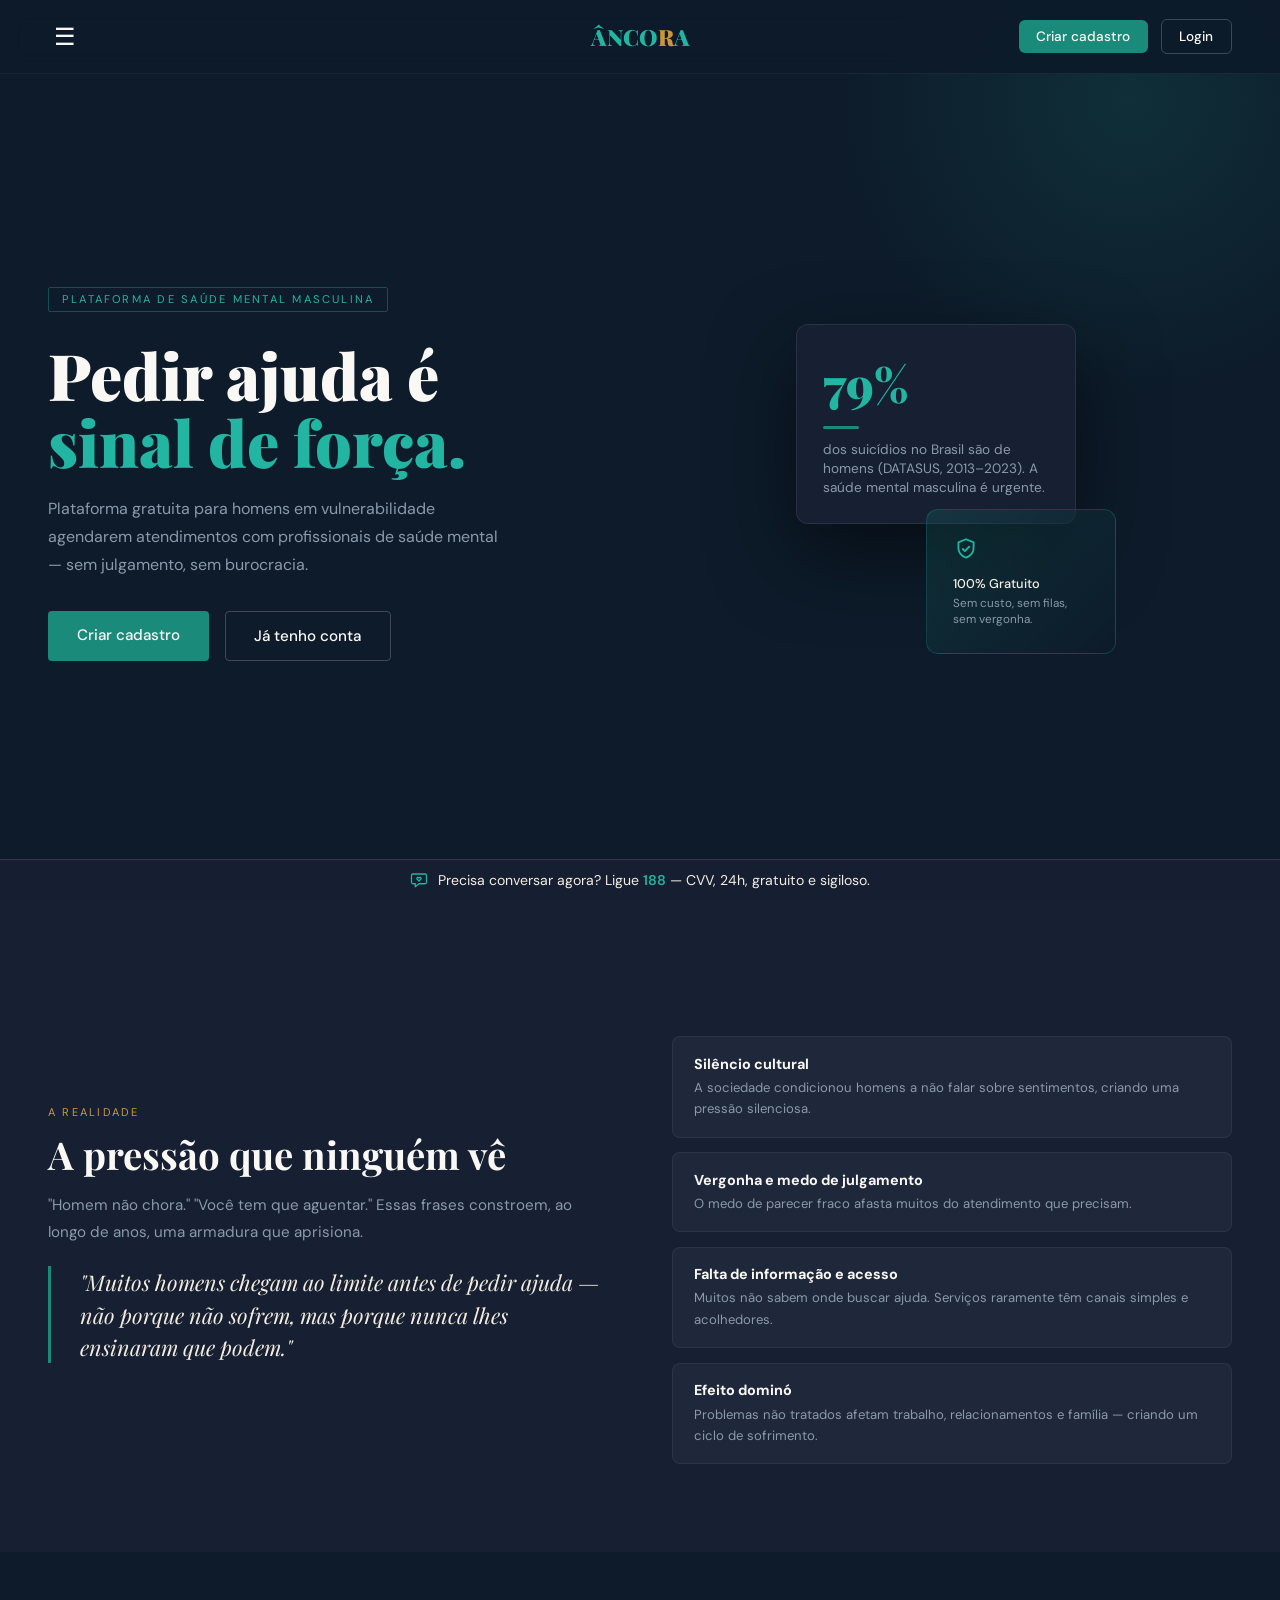
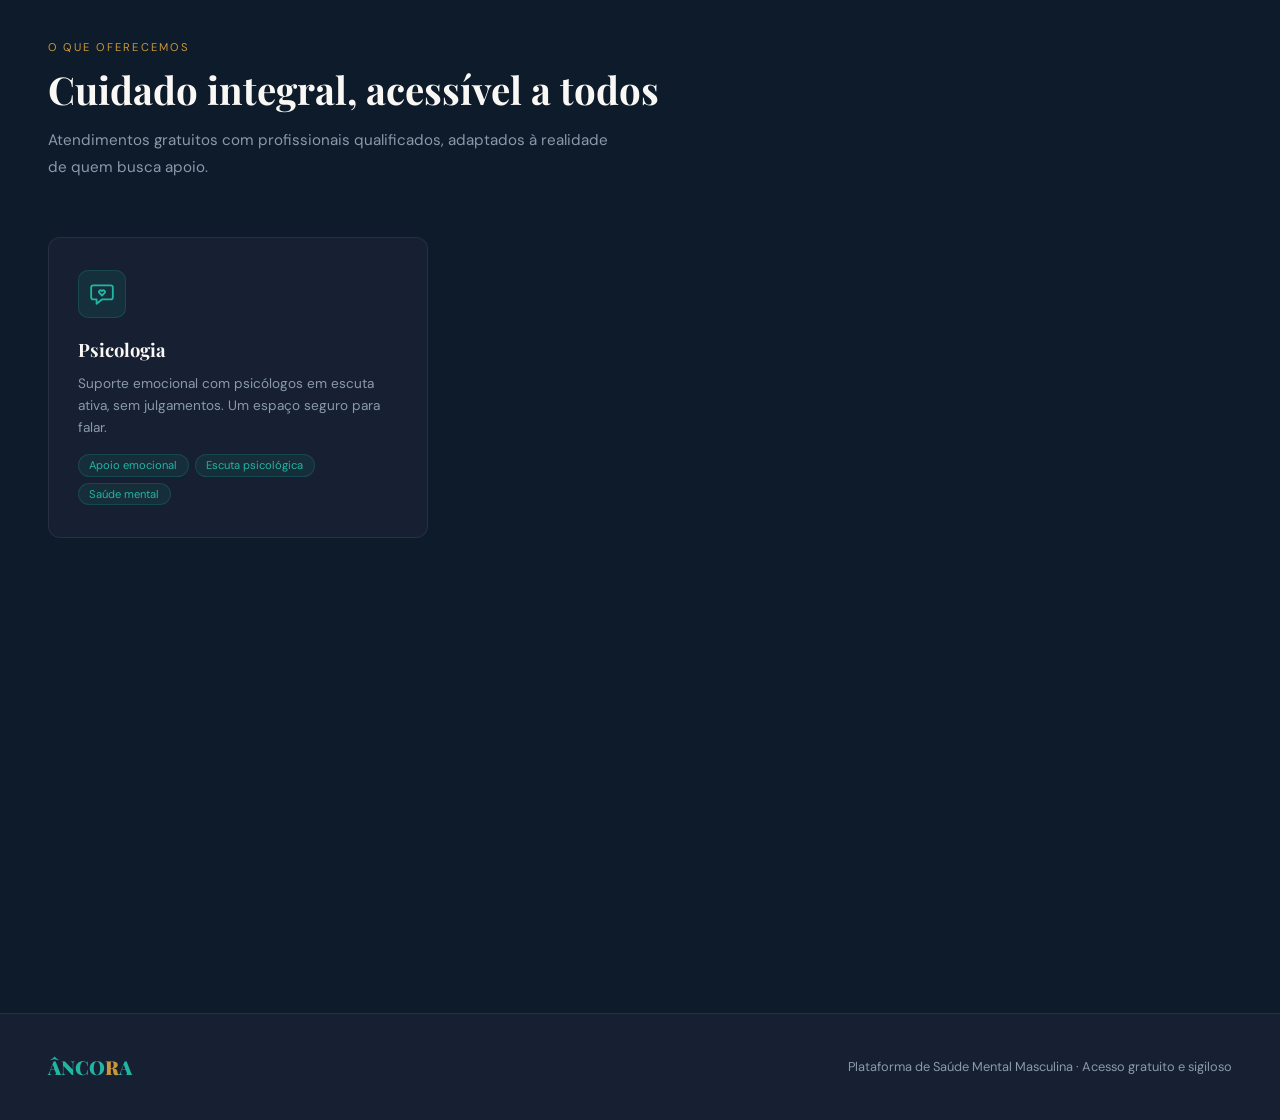
<file: index.html>
<!DOCTYPE html>
<!-- Define o tipo do documento como HTML5 -->
<html lang="pt-BR">

<head>
  <meta charset="UTF-8">
  <meta name="viewport" content="width=device-width, initial-scale=1.0">
  <title>ÂNCORA — Saúde Mental Masculina</title>
  <link href="https://fonts.googleapis.com/css2?family=Playfair+Display:wght@700;900&family=DM+Sans:wght@400;500&display=swap" rel="stylesheet">
  <link rel="stylesheet" href="estilo.css">
</head>

<body>

<!-- ============================================================
     NAVEGAÇÃO — agora em 3 blocos:
       • esquerda: botão do menu (☰) que abre a barra lateral
       • centro:   logo ÂNCORA (volta à home)
       • direita:  Criar cadastro + Login (sempre visíveis)
     A barra lateral (drawer) fica logo abaixo, fora da tela,
     e desliza para dentro quando o ☰ é clicado.
     ============================================================ -->
<nav>
  <!-- BLOCO ESQUERDO: ícone de menu -->
  <div class="nav-left">
    <button class="menu-btn" aria-label="Abrir menu" onclick="abrirMenu()">☰</button>
  </div>

  <!-- BLOCO CENTRAL: logo centralizada -->
  <a href="index.html" class="logo nav-logo-center">ÂNCO<span>R</span>A</a>

  <!-- BLOCO DIREITO: ações sempre visíveis.
       Mantemos os MESMOS IDs de antes (#nav-cadastro, #nav-login)
       para que o nav.js continue funcionando sem alteração:
       ele esconde "Cadastro" e troca "Login" por "Sair" quando logado. -->
  <div class="nav-right">
    <a href="cadastro.html" id="nav-cadastro" class="nav-btn nav-btn-primary">Criar cadastro</a>
    <a href="login.html" id="nav-login" class="nav-btn nav-btn-ghost">Login</a>
  </div>
</nav>


<!-- ============================================================
     FUNDO ESCURO (overlay) — aparece atrás do menu aberto.
     Clicar nele fecha o menu.
     ============================================================ -->
<div class="overlay" id="overlay" onclick="fecharMenu()"></div>


<!-- ============================================================
     BARRA LATERAL (DRAWER) — as opções da plataforma.
     Os links protegidos mantêm a classe .nav-prot para o nav.js
     continuar bloqueando-os para visitantes.
     ============================================================ -->
<aside class="drawer" id="drawer">
  <button class="drawer-close" aria-label="Fechar menu" onclick="fecharMenu()">✕</button>

  <a href="index.html" class="d-item"><svg class="ic" viewBox="0 0 24 24" fill="none" stroke="currentColor" stroke-width="1.7" stroke-linecap="round" stroke-linejoin="round" aria-hidden="true"><path d="M4 11l8-7 8 7"/><path d="M6 9.5V20h4v-6h4v6h4V9.5"/></svg> Início</a>
  <a href="profissionais.html" class="d-item nav-prot"><svg class="ic" viewBox="0 0 24 24" fill="none" stroke="currentColor" stroke-width="1.7" stroke-linecap="round" stroke-linejoin="round" aria-hidden="true"><circle cx="9" cy="8.5" r="3"/><path d="M3.5 19c0-3.2 2.5-5.5 5.5-5.5s5.5 2.3 5.5 5.5"/><path d="M16 6a3 3 0 0 1 0 6"/><path d="M17.5 13.6c2.3.5 3.9 2.5 3.9 5.4"/></svg> Profissionais</a>
  <a href="cadastro.html" class="d-item"><svg class="ic" viewBox="0 0 24 24" fill="none" stroke="currentColor" stroke-width="1.7" stroke-linecap="round" stroke-linejoin="round" aria-hidden="true"><circle cx="10" cy="8" r="3.5"/><path d="M3.5 20c0-3.4 2.9-6 6.5-6 .8 0 1.6.1 2.3.4"/><path d="M18 14.5v5M15.5 17h5"/></svg> Cadastro</a>
  <a href="agendar.html" class="d-item nav-prot"><svg class="ic" viewBox="0 0 24 24" fill="none" stroke="currentColor" stroke-width="1.7" stroke-linecap="round" stroke-linejoin="round" aria-hidden="true"><rect x="3.5" y="5" width="17" height="15.5" rx="2"/><path d="M3.5 9.5h17"/><path d="M8 3v4M16 3v4"/></svg> Agendar</a>
  <a href="login.html" class="d-item"><svg class="ic" viewBox="0 0 24 24" fill="none" stroke="currentColor" stroke-width="1.7" stroke-linecap="round" stroke-linejoin="round" aria-hidden="true"><path d="M13 4h4a2 2 0 0 1 2 2v12a2 2 0 0 1-2 2h-4"/><path d="M3 12h11"/><path d="M10.5 8l4 4-4 4"/></svg> Login</a>
</aside>


<!-- ============================================================
     SEÇÃO HERO
     ============================================================ -->
<section class="hero">
  <div class="hero-text">
    <span class="hero-tag">Plataforma de Saúde Mental Masculina</span>
    <h1>Pedir ajuda é<br><em>sinal de força.</em></h1>
    <p>Plataforma gratuita para homens em vulnerabilidade agendarem atendimentos com profissionais de saúde mental — sem julgamento, sem burocracia.</p>
    <div class="hero-actions" id="cta-hero">
      <a href="cadastro.html" class="btn-primary">Criar cadastro</a>
      <a href="login.html" class="btn-ghost">Já tenho conta</a>
    </div>
  </div>

  <div class="hero-visual">
    <div class="card-stack">
      <div class="stat-card card-main">
        <div class="num">79%</div>
        <div class="divider"></div>
        <div class="lbl">dos suicídios no Brasil são de homens (DATASUS, 2013–2023). A saúde mental masculina é urgente.</div>
      </div>
      <div class="stat-card card-float">
        <div class="icon"><svg class="ic" viewBox="0 0 24 24" fill="none" stroke="currentColor" stroke-width="1.7" stroke-linecap="round" stroke-linejoin="round" aria-hidden="true"><path d="M12 3l7 2.8v5.2c0 4.3-2.9 7.4-7 8.9-4.1-1.5-7-4.6-7-8.9V5.8L12 3z"/><path d="M9 12l2 2 4-4.2"/></svg></div>
        <div class="ml">100% Gratuito</div>
        <div class="ms">Sem custo, sem filas, sem vergonha.</div>
      </div>
    </div>
  </div>
</section>


<!-- ============================================================
     SEÇÃO PROBLEMA
     ============================================================ -->
<section id="problema">
  <div class="pgrid">
    <div>
      <p class="section-label">A Realidade</p>
      <h2 class="section-title">A pressão que ninguém vê</h2>
      <p class="section-sub">"Homem não chora." "Você tem que aguentar." Essas frases constroem, ao longo de anos, uma armadura que aprisiona.</p>
      <br>
      <div class="qblock reveal">
        <blockquote>"Muitos homens chegam ao limite antes de pedir ajuda — não porque não sofrem, mas porque nunca lhes ensinaram que podem."</blockquote>
      </div>
    </div>

    <ul class="blist">
      <li class="bitem reveal">
        <div class="btext">
          <strong>Silêncio cultural</strong>
          <span>A sociedade condicionou homens a não falar sobre sentimentos, criando uma pressão silenciosa.</span>
        </div>
      </li>
      <li class="bitem reveal">
        <div class="btext">
          <strong>Vergonha e medo de julgamento</strong>
          <span>O medo de parecer fraco afasta muitos do atendimento que precisam.</span>
        </div>
      </li>
      <li class="bitem reveal">
        <div class="btext">
          <strong>Falta de informação e acesso</strong>
          <span>Muitos não sabem onde buscar ajuda. Serviços raramente têm canais simples e acolhedores.</span>
        </div>
      </li>
      <li class="bitem reveal">
        <div class="btext">
          <strong>Efeito dominó</strong>
          <span>Problemas não tratados afetam trabalho, relacionamentos e família — criando um ciclo de sofrimento.</span>
        </div>
      </li>
    </ul>
  </div>
</section>


<!-- ============================================================
     SEÇÃO SERVIÇOS
     ============================================================ -->
<section id="servicos">
  <div class="reveal">
    <p class="section-label">O que oferecemos</p>
    <h2 class="section-title">Cuidado integral, acessível a todos</h2>
    <p class="section-sub">Atendimentos gratuitos com profissionais qualificados, adaptados à realidade de quem busca apoio.</p>
  </div>

  <div class="sgrid">
    <div class="scard reveal">
      <div class="sicon"><svg class="ic" viewBox="0 0 24 24" fill="none" stroke="currentColor" stroke-width="1.7" stroke-linecap="round" stroke-linejoin="round" aria-hidden="true"><path d="M20 4H4a2 2 0 0 0-2 2v9a2 2 0 0 0 2 2h3v4l5-4h8a2 2 0 0 0 2-2V6a2 2 0 0 0-2-2z"/><path d="M12 13.4 9.6 11c-.8-.8-.5-2.1.6-2.4.6-.1 1.3.1 1.8.7.5-.6 1.2-.8 1.8-.7 1.1.3 1.4 1.6.6 2.4L12 13.4z"/></svg></div>
      <h3>Psicologia</h3>
      <p>Suporte emocional com psicólogos em escuta ativa, sem julgamentos. Um espaço seguro para falar.</p>
      <div class="tags">
        <span class="tag">Apoio emocional</span>
        <span class="tag">Escuta psicológica</span>
        <span class="tag">Saúde mental</span>
      </div>
    </div>

    <div class="scard reveal">
      <div class="sicon"><svg class="ic" viewBox="0 0 24 24" fill="none" stroke="currentColor" stroke-width="1.7" stroke-linecap="round" stroke-linejoin="round" aria-hidden="true"><rect x="4" y="4" width="16" height="16" rx="4.5"/><path d="M12 9v6M9 12h6"/></svg></div>
      <h3>Enfermagem</h3>
      <p>Orientações de saúde e acompanhamento de bem-estar com encaminhamento adequado.</p>
      <div class="tags">
        <span class="tag">Orientações</span>
        <span class="tag">Bem-estar</span>
        <span class="tag">Encaminhamento</span>
      </div>
    </div>

    <div class="scard reveal">
      <div class="sicon"><svg class="ic" viewBox="0 0 24 24" fill="none" stroke="currentColor" stroke-width="1.7" stroke-linecap="round" stroke-linejoin="round" aria-hidden="true"><circle cx="9" cy="8.5" r="3"/><path d="M3.5 19c0-3.2 2.5-5.5 5.5-5.5s5.5 2.3 5.5 5.5"/><path d="M16 6a3 3 0 0 1 0 6"/><path d="M17.5 13.6c2.3.5 3.9 2.5 3.9 5.4"/></svg></div>
      <h3>Assistência Social</h3>
      <p>Orientação sobre serviços públicos e programas sociais para situações de vulnerabilidade.</p>
      <div class="tags">
        <span class="tag">Serviços públicos</span>
        <span class="tag">Vulnerabilidade</span>
        <span class="tag">Programas sociais</span>
      </div>
    </div>
  </div>
</section>


<!-- ============================================================
     SEÇÃO CTA FINAL
     ============================================================ -->
<section id="agendar">
  <div class="reveal" style="max-width:620px;margin:0 auto;text-align:center">
    <p class="section-label" style="margin:0 auto">Primeiro passo</p>
    <h2 class="section-title">Agende seu atendimento</h2>
    <p class="section-sub" style="margin:0 auto 2rem">Gratuito, rápido e sem burocracia. Você merece cuidado — e buscar ajuda é o ato mais corajoso que existe.</p>
    <div id="cta-agendar">
      <a href="cadastro.html" class="btn-primary">Criar cadastro</a>
      <a href="login.html" class="btn-ghost" style="margin-left:1rem">Já tenho conta</a>
    </div>
  </div>
</section>


<!-- ============================================================
     FOOTER
     ============================================================ -->
<footer>
  <div class="flogo">ÂNCO<span>R</span>A</div>
  <p>Plataforma de Saúde Mental Masculina · Acesso gratuito e sigiloso</p>
</footer>


<!-- ============================================================
     CONTROLE DO MENU LATERAL (off-canvas)
     abrirMenu()  → adiciona a classe .aberto no drawer e no overlay
     fecharMenu() → remove a classe (o CSS faz o deslize suave)
     ============================================================ -->
<script>
  function abrirMenu() {
    document.getElementById('drawer').classList.add('aberto');
    document.getElementById('overlay').classList.add('aberto');
  }
  function fecharMenu() {
    document.getElementById('drawer').classList.remove('aberto');
    document.getElementById('overlay').classList.remove('aberto');
  }
</script>

<!-- Scripts existentes — mantidos e na mesma ordem.
     nav.js continua ajustando #nav-login, #nav-cadastro e .nav-prot. -->
<script src="nav.js"></script>
<script src="index.js"></script>

</body>
</html>
</file>
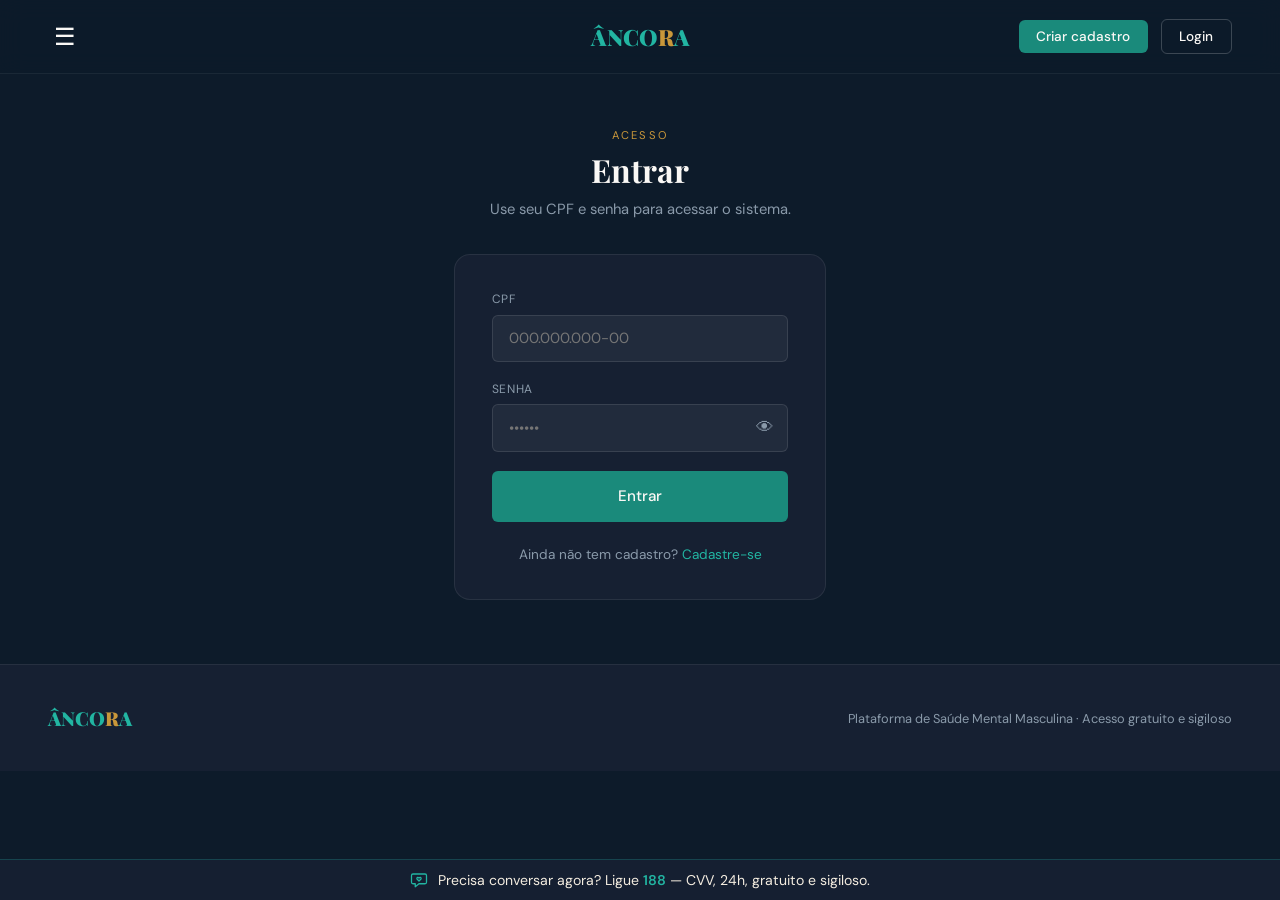
<file: agendar.html>
<!DOCTYPE html>
<html lang="pt-BR">
<head>
  <meta charset="UTF-8">
  <meta name="viewport" content="width=device-width, initial-scale=1.0">
  <title>ÂNCORA — Agendar</title>
  <link href="https://fonts.googleapis.com/css2?family=Playfair+Display:wght@700;900&family=DM+Sans:wght@400;500&display=swap" rel="stylesheet">
  <link rel="stylesheet" href="estilo.css">
</head>
<body>

<!-- ===== NAVEGAÇÃO: menu lateral (mesma das demais páginas) ===== -->
<nav>
  <div class="nav-left">
    <button class="menu-btn" aria-label="Abrir menu" onclick="abrirMenu()">☰</button>
  </div>

  <a href="index.html" class="logo nav-logo-center">ÂNCO<span>R</span>A</a>

  <div class="nav-right">
    <a href="cadastro.html" id="nav-cadastro" class="nav-btn nav-btn-primary">Criar cadastro</a>
    <a href="login.html" id="nav-login" class="nav-btn nav-btn-ghost">Login</a>
  </div>
</nav>

<div class="overlay" id="overlay" onclick="fecharMenu()"></div>

<aside class="drawer" id="drawer">
  <button class="drawer-close" aria-label="Fechar menu" onclick="fecharMenu()">✕</button>
  <a href="index.html" class="d-item"><svg class="ic" viewBox="0 0 24 24" fill="none" stroke="currentColor" stroke-width="1.7" stroke-linecap="round" stroke-linejoin="round" aria-hidden="true"><path d="M4 11l8-7 8 7"/><path d="M6 9.5V20h4v-6h4v6h4V9.5"/></svg> Início</a>
  <a href="profissionais.html" class="d-item nav-prot"><svg class="ic" viewBox="0 0 24 24" fill="none" stroke="currentColor" stroke-width="1.7" stroke-linecap="round" stroke-linejoin="round" aria-hidden="true"><circle cx="9" cy="8.5" r="3"/><path d="M3.5 19c0-3.2 2.5-5.5 5.5-5.5s5.5 2.3 5.5 5.5"/><path d="M16 6a3 3 0 0 1 0 6"/><path d="M17.5 13.6c2.3.5 3.9 2.5 3.9 5.4"/></svg> Profissionais</a>
  <a href="cadastro.html" class="d-item"><svg class="ic" viewBox="0 0 24 24" fill="none" stroke="currentColor" stroke-width="1.7" stroke-linecap="round" stroke-linejoin="round" aria-hidden="true"><circle cx="10" cy="8" r="3.5"/><path d="M3.5 20c0-3.4 2.9-6 6.5-6 .8 0 1.6.1 2.3.4"/><path d="M18 14.5v5M15.5 17h5"/></svg> Cadastro</a>
  <a href="agendar.html" class="d-item nav-prot"><svg class="ic" viewBox="0 0 24 24" fill="none" stroke="currentColor" stroke-width="1.7" stroke-linecap="round" stroke-linejoin="round" aria-hidden="true"><rect x="3.5" y="5" width="17" height="15.5" rx="2"/><path d="M3.5 9.5h17"/><path d="M8 3v4M16 3v4"/></svg> Agendar</a>
  <a href="login.html" class="d-item"><svg class="ic" viewBox="0 0 24 24" fill="none" stroke="currentColor" stroke-width="1.7" stroke-linecap="round" stroke-linejoin="round" aria-hidden="true"><path d="M13 4h4a2 2 0 0 1 2 2v12a2 2 0 0 1-2 2h-4"/><path d="M3 12h11"/><path d="M10.5 8l4 4-4 4"/></svg> Login</a>
</aside>

<div class="wrap">
  <div class="head">
    <p class="slbl">Marque seu horário</p>
    <h1 class="stitle">Agendar atendimento</h1>
    <p class="ssub">Escolha a especialidade, a modalidade e o melhor horário. É rápido e gratuito.</p>
  </div>

  <div class="alert" id="alert"></div>

  <!-- Banner do profissional pré-selecionado.
       Exibido apenas quando a página é acessada via URL com
       ?prof=Nome (vindo de profissionais.html).
       agendar.js preenche o texto e muda display para 'block'. -->
  <div class="prof-banner" id="prof-escolhido" style="display:none"></div>

  <!-- ============================================================
       FORMULÁRIO DE AGENDAMENTO
       agendar.js esconde este div e exibe #ok após confirmação.
       ============================================================ -->
  <div class="form" id="form-area">

    <!-- ESPECIALIDADE -->
    <div class="fg">
      <label for="especialidade">Especialidade</label>
      <select id="especialidade">
        <option value="">Selecione...</option>
        <option>Psicologia</option>
        <option>Enfermagem</option>
        <option>Assistência Social</option>
      </select>
      <!-- Se acessado via ?esp=Psicologia, agendar.js:
           1. Define select.value = 'Psicologia'
           2. Define select.disabled = true (não pode trocar)
           3. Salva select.dataset.fixo = 'Psicologia' como backup -->
    </div>

    <!-- MODALIDADE -->
    <div class="fg">
      <label>Modalidade</label>
      <div class="modal-opts">
        <!-- Grid de 3 botões. onclick passa 'this' para
             selModal() poder destacar o botão clicado. -->
        <div class="modal-opt" onclick="selModal('Presencial', this)">Presencial</div>
        <div class="modal-opt" onclick="selModal('Vídeo', this)">Vídeo</div>
        <div class="modal-opt" onclick="selModal('Telefone', this)">Telefone</div>
      </div>

      <!-- CAMPO E-MAIL — aparece só se modalidade = Vídeo
           .tel-wrap: max-height:0 (fechado) → .tel-wrap.open: max-height:120px
           A transição CSS cria o efeito de deslizar para baixo -->
      <div class="tel-wrap" id="email-wrap">
        <div class="fg" style="margin:0">
          <label for="email">E-mail (para receber o link da videochamada)</label>
          <input type="email" id="email" placeholder="seu@email.com">
        </div>
      </div>

      <!-- CAMPO TELEFONE — aparece só se modalidade = Telefone -->
      <div class="tel-wrap" id="tel-wrap">
        <div class="fg" style="margin:0">
          <label for="telefone">Telefone para contato</label>
          <input type="tel" id="telefone" placeholder="(00) 00000-0000" maxlength="15">
          <!-- maxlength="15": (00) 00000-0000 = 15 caracteres formatados -->
        </div>
      </div>
    </div>

    <!-- DATA E HORÁRIO em linha -->
    <div class="frow">
      <div class="fg">
        <label for="data">Data</label>
        <input type="date" id="data">
        <!-- type="date": picker nativo do browser.
             agendar.js define min/max via JS (relativo a "hoje")
             porque não é possível escrever datas dinâmicas no HTML. -->
      </div>
      <div class="fg">
        <label for="horario">Horário</label>
        <select id="horario">
          <option value="">Selecione...</option>
          <!-- Horários fixos — em produção viriam de uma API
               de disponibilidade do profissional -->
          <option>08:00</option><option>09:00</option><option>10:00</option>
          <option>14:00</option><option>15:00</option><option>16:00</option>
          <option>18:00</option><option>19:00</option>
        </select>
      </div>
    </div>

    <button class="btn" onclick="agendar()">Confirmar agendamento</button>
  </div>
  <!-- fim #form-area -->


  <!-- ============================================================
       TELA DE CONFIRMAÇÃO
       Começa display:none. agendar() preenche os spans e
       muda para display:block após validação bem-sucedida.

       Linhas condicionais (r-prof-row, r-email-row, r-tel-row)
       ficam display:none por padrão e são exibidas pelo JS
       apenas quando há dados para mostrar.
       ============================================================ -->
  <div class="ok-box" id="ok">
    <div class="ck">✓</div>
    <!-- .ck: círculo verde com checkmark — feedback visual de sucesso -->

    <h3>Agendamento registrado!</h3>
    <p id="ok-msg">
      <!-- Texto preenchido por agendar() conforme a modalidade:
           Vídeo     → "O link será enviado ao seu e-mail..."
           Telefone  → "O contato será feito pelo telefone..."
           Presencial → "Anote e leve ao atendimento..." -->
    </p>

    <div class="resumo">
      <!-- Linha do profissional: visível apenas se veio de profissionais.html -->
      <div class="r" id="r-prof-row" style="display:none">
        <span>Profissional</span><span id="r-prof"></span>
      </div>
      <div class="r"><span>Especialidade</span><span id="r-esp"></span></div>
      <div class="r"><span>Modalidade</span><span id="r-mod"></span></div>
      <!-- Linha de e-mail: visível apenas se modalidade = Vídeo -->
      <div class="r" id="r-email-row" style="display:none">
        <span>E-mail</span><span id="r-email"></span>
      </div>
      <!-- Linha de telefone: visível apenas se modalidade = Telefone -->
      <div class="r" id="r-tel-row" style="display:none">
        <span>Telefone</span><span id="r-tel"></span>
      </div>
      <div class="r"><span>Data</span><span id="r-data"></span></div>
      <div class="r"><span>Horário</span><span id="r-hora"></span></div>
    </div>

    <button class="btn btn-2" onclick="novo()">Fazer novo agendamento</button>
    <!-- btn-2: estilo secundário (transparente com borda).
         novo() reseta o formulário completo para um segundo agendamento. -->
  </div>
</div>


<footer>
  <div class="flogo">ÂNCO<span>R</span>A</div>
  <p>Plataforma de Saúde Mental Masculina · Acesso gratuito e sigiloso</p>
</footer>

<!-- Abre/fecha o menu lateral (mesma função em todas as páginas) -->
<script>
  function abrirMenu() {
    document.getElementById('drawer').classList.add('aberto');
    document.getElementById('overlay').classList.add('aberto');
  }
  function fecharMenu() {
    document.getElementById('drawer').classList.remove('aberto');
    document.getElementById('overlay').classList.remove('aberto');
  }
</script>

<!-- nav.js primeiro — sem utils.js aqui porque agendar.js
     não usa verSenha() nem validarCPF() -->
<script src="nav.js"></script>
<script src="agendar.js"></script>

</body>
</html>
</file>
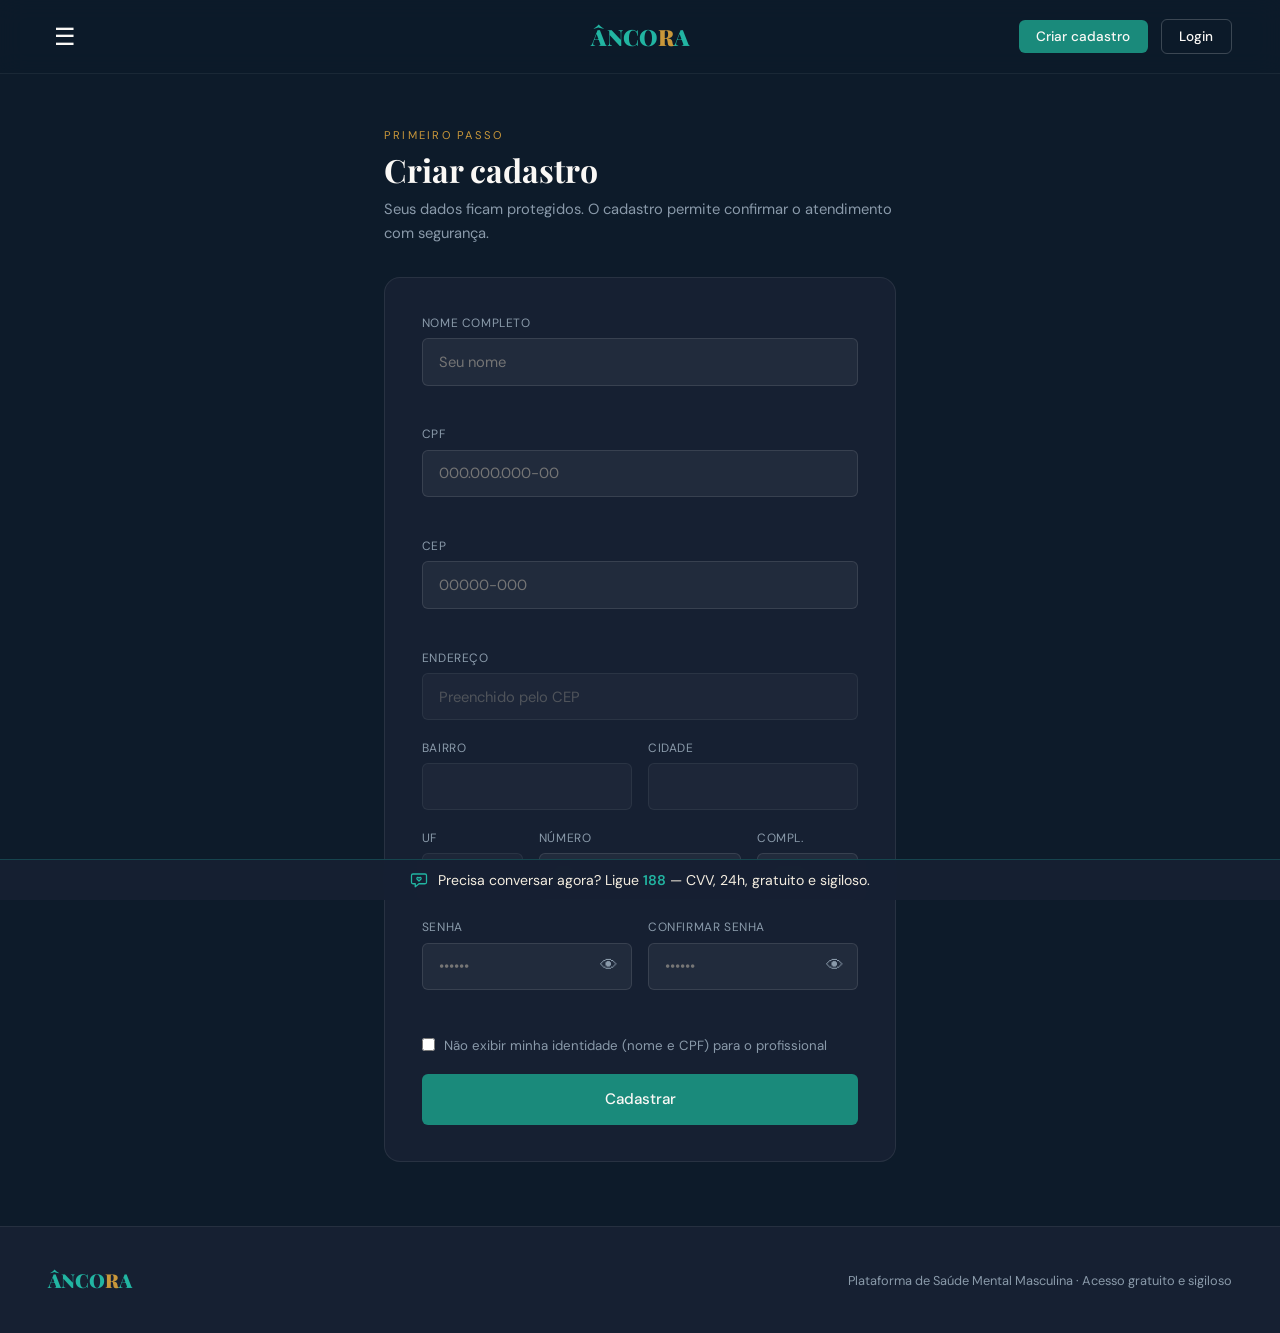
<file: cadastro.html>
<!DOCTYPE html>
<html lang="pt-BR">
<head>
  <meta charset="UTF-8">
  <meta name="viewport" content="width=device-width, initial-scale=1.0">
  <title>ÂNCORA — Cadastro</title>
  <link href="https://fonts.googleapis.com/css2?family=Playfair+Display:wght@700;900&family=DM+Sans:wght@400;500&display=swap" rel="stylesheet">
  <link rel="stylesheet" href="estilo.css">
</head>
<body>

<!-- ===== NAVEGAÇÃO: menu lateral (mesma das demais páginas) ===== -->
<nav>
  <div class="nav-left">
    <button class="menu-btn" aria-label="Abrir menu" onclick="abrirMenu()">☰</button>
  </div>

  <a href="index.html" class="logo nav-logo-center">ÂNCO<span>R</span>A</a>

  <div class="nav-right">
    <a href="cadastro.html" id="nav-cadastro" class="nav-btn nav-btn-primary">Criar cadastro</a>
    <a href="login.html" id="nav-login" class="nav-btn nav-btn-ghost">Login</a>
  </div>
</nav>

<div class="overlay" id="overlay" onclick="fecharMenu()"></div>

<aside class="drawer" id="drawer">
  <button class="drawer-close" aria-label="Fechar menu" onclick="fecharMenu()">✕</button>
  <a href="index.html" class="d-item"><svg class="ic" viewBox="0 0 24 24" fill="none" stroke="currentColor" stroke-width="1.7" stroke-linecap="round" stroke-linejoin="round" aria-hidden="true"><path d="M4 11l8-7 8 7"/><path d="M6 9.5V20h4v-6h4v6h4V9.5"/></svg> Início</a>
  <a href="profissionais.html" class="d-item nav-prot"><svg class="ic" viewBox="0 0 24 24" fill="none" stroke="currentColor" stroke-width="1.7" stroke-linecap="round" stroke-linejoin="round" aria-hidden="true"><circle cx="9" cy="8.5" r="3"/><path d="M3.5 19c0-3.2 2.5-5.5 5.5-5.5s5.5 2.3 5.5 5.5"/><path d="M16 6a3 3 0 0 1 0 6"/><path d="M17.5 13.6c2.3.5 3.9 2.5 3.9 5.4"/></svg> Profissionais</a>
  <a href="cadastro.html" class="d-item"><svg class="ic" viewBox="0 0 24 24" fill="none" stroke="currentColor" stroke-width="1.7" stroke-linecap="round" stroke-linejoin="round" aria-hidden="true"><circle cx="10" cy="8" r="3.5"/><path d="M3.5 20c0-3.4 2.9-6 6.5-6 .8 0 1.6.1 2.3.4"/><path d="M18 14.5v5M15.5 17h5"/></svg> Cadastro</a>
  <a href="agendar.html" class="d-item nav-prot"><svg class="ic" viewBox="0 0 24 24" fill="none" stroke="currentColor" stroke-width="1.7" stroke-linecap="round" stroke-linejoin="round" aria-hidden="true"><rect x="3.5" y="5" width="17" height="15.5" rx="2"/><path d="M3.5 9.5h17"/><path d="M8 3v4M16 3v4"/></svg> Agendar</a>
  <a href="login.html" class="d-item"><svg class="ic" viewBox="0 0 24 24" fill="none" stroke="currentColor" stroke-width="1.7" stroke-linecap="round" stroke-linejoin="round" aria-hidden="true"><path d="M13 4h4a2 2 0 0 1 2 2v12a2 2 0 0 1-2 2h-4"/><path d="M3 12h11"/><path d="M10.5 8l4 4-4 4"/></svg> Login</a>
</aside>

<!-- ============================================================
     CONTAINER PRINCIPAL
     .wrap: max-width:560px, centralizado, com padding que
     considera a nav fixa no topo (padding-top:8rem).
     ============================================================ -->
<div class="wrap">
  <div class="head">
    <p class="slbl">Primeiro passo</p>
    <h1 class="stitle">Criar cadastro</h1>
    <p class="ssub">Seus dados ficam protegidos. O cadastro permite confirmar o atendimento com segurança.</p>
  </div>

  <!-- Banner de alerta/sucesso — começa display:none via CSS.
       cadastro.js adiciona classe 'ok' (verde) ou 'bad' (vermelho)
       que muda para display:block -->
  <div class="alert" id="alert"></div>

  <!-- ============================================================
       FORMULÁRIO DE CADASTRO
       Sem tag <form> real — o envio é controlado inteiramente
       por cadastro.js via onclick e addEventListener.
       Isso evita o comportamento padrão de submit do browser
       (recarregar a página) sem precisar de event.preventDefault().
       ============================================================ -->
  <div class="form" id="form-area">

    <!-- NOME -->
    <div class="fg">
      <!-- .fg = "form group": label + input + msg de feedback -->
      <label for="nome">Nome completo</label>
      <input type="text" id="nome" placeholder="Seu nome" autocomplete="name">
      <!-- autocomplete="name": sugere nomes salvos no navegador -->
      <div class="msg" id="msg-nome"></div>
      <!-- .msg: espaço reservado para feedback inline do campo.
           Começa vazio; cadastro.js preenche quando necessário -->
    </div>

    <!-- CPF -->
    <div class="fg">
      <label for="cpf">CPF</label>
      <input type="text" id="cpf" placeholder="000.000.000-00" maxlength="14">
      <!-- maxlength="14": 11 dígitos + 2 pontos + 1 traço = 14 chars.
           Impede digitação além do tamanho formatado. -->
      <div class="msg" id="msg-cpf"></div>
      <!-- msg-cpf: preenchido pelo listener 'blur' em cadastro.js
           com "CPF válido" (verde) ou "CPF inválido" (vermelho) -->
    </div>

    <!-- CEP -->
    <div class="fg">
      <label for="cep">CEP</label>
      <input type="text" id="cep" placeholder="00000-000" maxlength="9">
      <!-- maxlength="9": 8 dígitos + 1 traço -->
      <div class="msg" id="msg-cep"></div>
      <!-- msg-cep: mostra "Buscando...", "Endereço preenchido"
           ou erro da API ViaCEP -->
    </div>

    <!-- ENDEREÇO (preenchido automaticamente pelo CEP) -->
    <div class="fg">
      <label for="endereco">Endereço</label>
      <input type="text" id="endereco" placeholder="Preenchido pelo CEP" readonly>
      <!-- readonly: usuário não edita; ViaCEP preenche via JS.
           CSS aplica opacity:0.6 e cursor:not-allowed para sinalizar. -->
    </div>

    <!-- BAIRRO E CIDADE em linha -->
    <div class="frow">
      <!-- .frow: grid de 2 colunas. No mobile (< 600px) vira coluna única. -->
      <div class="fg">
        <label for="bairro">Bairro</label>
        <input type="text" id="bairro" readonly>
      </div>
      <div class="fg">
        <label for="cidade">Cidade</label>
        <input type="text" id="cidade" readonly>
      </div>
    </div>

    <!-- UF, NÚMERO E COMPLEMENTO em linha (3 colunas) -->
    <div class="frow3">
      <!-- .frow3: grid 1fr 2fr 1fr — número ocupa mais espaço -->
      <div class="fg">
        <label for="uf">UF</label>
        <input type="text" id="uf" readonly>
      </div>
      <div class="fg">
        <label for="numero">Número</label>
        <input type="text" id="numero" placeholder="Nº">
        <!-- número é editável: ViaCEP não retorna número do imóvel -->
      </div>
      <div class="fg">
        <label for="complemento">Compl.</label>
        <input type="text" id="complemento" placeholder="Apto">
      </div>
    </div>

    <!-- SENHA E CONFIRMAÇÃO em linha -->
    <div class="frow">
      <div class="fg">
        <label for="senha">Senha</label>
        <div class="senha-wrap">
          <!-- .senha-wrap: position:relative para posicionar o botão
               de olho dentro do campo -->
          <input type="password" id="senha" placeholder="••••••" autocomplete="new-password">
          <!-- autocomplete="new-password": indica ao browser que é
               criação de senha (não preenchimento automático) -->
          <button type="button" class="olho" aria-label="Mostrar ou ocultar senha"
                  onclick="verSenha('senha', this)">👁</button>
          <!-- type="button": evita que o botão faça submit acidental.
               aria-label: acessibilidade para leitores de tela.
               verSenha() vem de utils.js -->
        </div>
        <div class="msg" id="msg-senha"></div>
        <!-- msg-senha: indicador de força (Fraca/Média/Forte) -->
      </div>

      <div class="fg">
        <label for="senha2">Confirmar senha</label>
        <div class="senha-wrap">
          <input type="password" id="senha2" placeholder="••••••" autocomplete="new-password">
          <button type="button" class="olho" aria-label="Mostrar ou ocultar senha"
                  onclick="verSenha('senha2', this)">👁</button>
        </div>
        <div class="msg" id="msg-senha2"></div>
        <!-- msg-senha2: "As senhas conferem" ou "não conferem" em tempo real -->
      </div>
    </div>

    <!-- CHECKBOX DE PRIVACIDADE -->
    <label class="priv">
      <input type="checkbox" id="anonimo">
      Não exibir minha identidade (nome e CPF) para o profissional
      <!-- Quando marcado, u.anonimo = true é gravado no localStorage
           e exibido como "Oculta para o profissional" no resumo -->
    </label>

    <button class="btn" onclick="salvar()">Cadastrar</button>
  </div>
  <!-- fim #form-area -->


  <!-- ============================================================
       VIEW DE CADASTRO SALVO
       Exibida por mostrarSalvo() quando já existe 'usuario'
       no localStorage. Começa com display:none via CSS.
       ============================================================ -->
  <div class="saved" id="saved">
    <h3>Cadastro salvo</h3>
    <div class="row"><span>Nome</span><span id="s-nome"></span></div>
    <div class="row"><span>CPF</span><span id="s-cpf"></span></div>
    <div class="row"><span>Endereço</span><span id="s-end"></span></div>
    <div class="row"><span>Cidade/UF</span><span id="s-cid"></span></div>
    <div class="row"><span>Identidade</span><span id="s-priv"></span></div>
    <div class="actions">
      <button class="btn btn-2" onclick="carregarParaEditar()">Alterar dados</button>
      <button class="btn btn-del" onclick="remover()">Remover cadastro</button>
      <!-- btn-del: borda + texto vermelhos. Abre o modal de
           confirmação em vez de remover diretamente. -->
    </div>
  </div>
</div>
<!-- fim .wrap -->


<footer>
  <div class="flogo">ÂNCO<span>R</span>A</div>
  <p>Plataforma de Saúde Mental Masculina · Acesso gratuito e sigiloso</p>
</footer>

<!-- Abre/fecha o menu lateral (mesma função em todas as páginas) -->
<script>
  function abrirMenu() {
    document.getElementById('drawer').classList.add('aberto');
    document.getElementById('overlay').classList.add('aberto');
  }
  function fecharMenu() {
    document.getElementById('drawer').classList.remove('aberto');
    document.getElementById('overlay').classList.remove('aberto');
  }
</script>

<!-- Ordem de carregamento obrigatória:
     1. nav.js    — ajusta a navegação
     2. utils.js  — define verSenha(), validarCPF() etc.
     3. cadastro.js — usa as funções acima -->
<script src="nav.js"></script>
<script src="utils.js"></script>
<script src="cadastro.js"></script>


<!-- ============================================================
     MODAL DE CONFIRMAÇÃO DE REMOÇÃO
     Fica fora do .wrap para cobrir a tela inteira (position:fixed).
     Começa display:none; remover() adiciona classe 'open'
     que muda para display:flex via CSS, centralizando o .modal-box.
     ============================================================ -->
<div class="modal-bg" id="modal-remover">
  <div class="modal-box">
    <h3>Remover cadastro?</h3>
    <p>Esta ação não pode ser desfeita. Todos os seus dados serão apagados.</p>
    <div class="modal-actions">
      <button class="btn btn-2" onclick="fecharModal()">Cancelar</button>
      <button class="btn btn-del" onclick="confirmarRemocao()">Sim, remover</button>
    </div>
  </div>
</div>

</body>
</html>
</file>
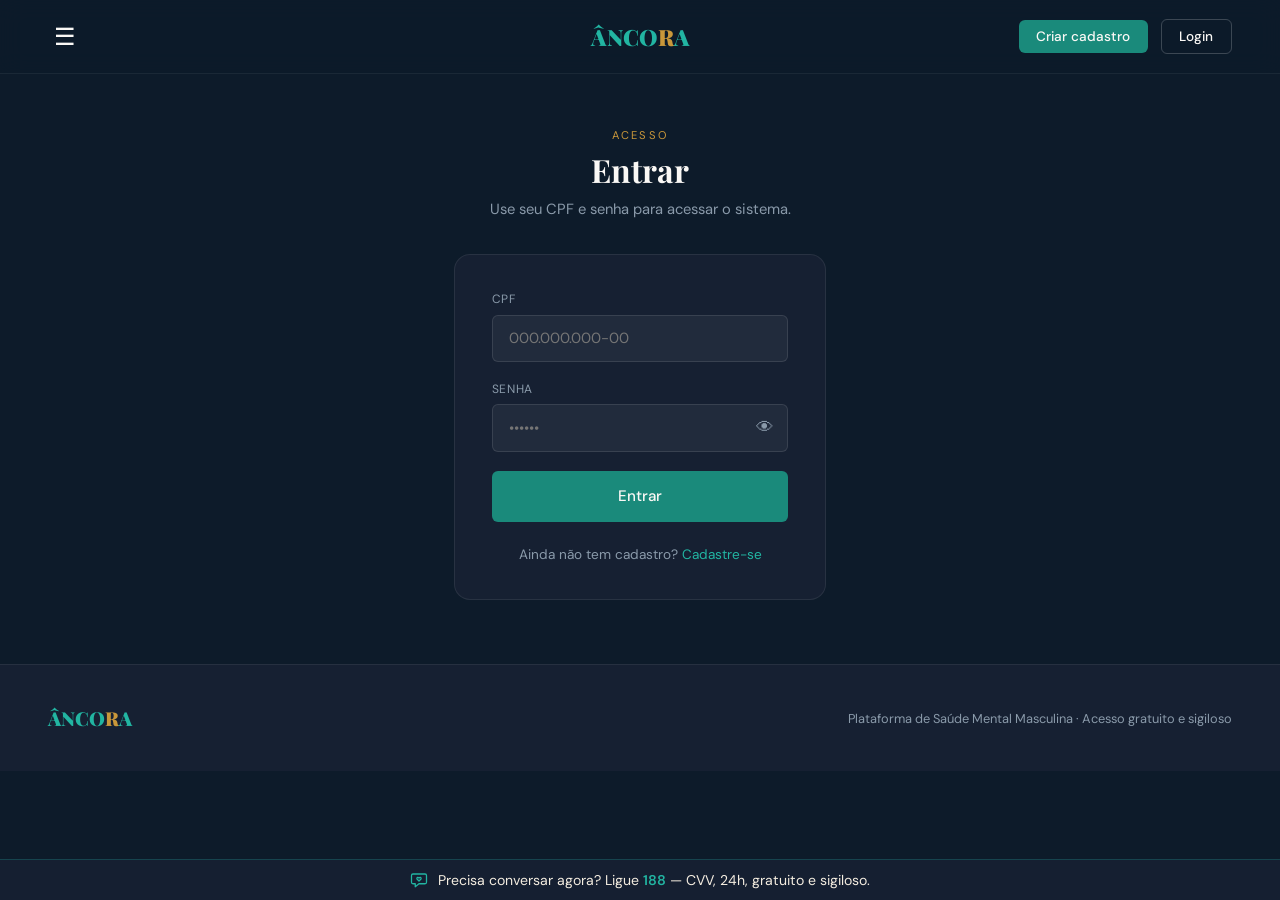
<file: colaborador.html>
<!DOCTYPE html>
<html lang="pt-BR">
<head>
  <meta charset="UTF-8">
  <meta name="viewport" content="width=device-width, initial-scale=1.0">
  <title>ÂNCORA — Área do Colaborador</title>
  <link href="https://fonts.googleapis.com/css2?family=Playfair+Display:wght@700;900&family=DM+Sans:wght@400;500&display=swap" rel="stylesheet">
  <link rel="stylesheet" href="estilo.css">
</head>
<body>

<!-- ===== A GUARDA =====
     Roda ANTES da página aparecer. Se quem abriu não estiver
     logado OU não for do tipo 'colaborador', é mandado pro login.
     É a autorização em ação: uma pergunta (if) que protege a tela. -->
<script>
  (function () {
    const logado = localStorage.getItem('logado') === 'true';
    const tipo   = localStorage.getItem('tipo');
    if (!logado || tipo !== 'colaborador') {
      window.location.href = 'login.html';
    }
  })();
</script>

<div class="colab">

  <!-- ===== BARRA LATERAL ===== -->
  <aside class="colab-side">
    <a href="index.html" class="logo">ÂNCO<span>R</span>A</a>

    <p class="grupo">Atendimentos</p>
    <a href="#" class="item ativo" onclick="mostrar('dashboard', this); return false;"><svg class="ic" viewBox="0 0 24 24" fill="none" stroke="currentColor" stroke-width="1.7" stroke-linecap="round" stroke-linejoin="round" aria-hidden="true"><rect x="3.5" y="3.5" width="7" height="7" rx="1.5"/><rect x="13.5" y="3.5" width="7" height="7" rx="1.5"/><rect x="3.5" y="13.5" width="7" height="7" rx="1.5"/><rect x="13.5" y="13.5" width="7" height="7" rx="1.5"/></svg> Dashboard</a>
    <a href="#" class="item" onclick="mostrar('solicitacoes', this); return false;"><svg class="ic" viewBox="0 0 24 24" fill="none" stroke="currentColor" stroke-width="1.7" stroke-linecap="round" stroke-linejoin="round" aria-hidden="true"><path d="M6 3.5h8l4 4V20a.5.5 0 0 1-.5.5H6a.5.5 0 0 1-.5-.5V4a.5.5 0 0 1 .5-.5z"/><path d="M14 3.5V8h4"/><path d="M8.5 13h7M8.5 16.5h5"/></svg> Solicitações</a>
    <a href="#" class="item"><svg class="ic" viewBox="0 0 24 24" fill="none" stroke="currentColor" stroke-width="1.7" stroke-linecap="round" stroke-linejoin="round" aria-hidden="true"><rect x="3.5" y="5" width="17" height="15.5" rx="2"/><path d="M3.5 9.5h17"/><path d="M8 3v4M16 3v4"/></svg> Agenda</a>
    <a href="#" class="item"><svg class="ic" viewBox="0 0 24 24" fill="none" stroke="currentColor" stroke-width="1.7" stroke-linecap="round" stroke-linejoin="round" aria-hidden="true"><path d="M20 4H4a2 2 0 0 0-2 2v9a2 2 0 0 0 2 2h3v4l5-4h8a2 2 0 0 0 2-2V6a2 2 0 0 0-2-2z"/></svg> Conversas</a>
    <a href="#" class="item"><svg class="ic" viewBox="0 0 24 24" fill="none" stroke="currentColor" stroke-width="1.7" stroke-linecap="round" stroke-linejoin="round" aria-hidden="true"><rect x="5" y="4.5" width="14" height="16" rx="2"/><path d="M9 4.5V3.5h6v1"/><path d="M8.8 12.5l2 2 4-4"/></svg> Meus atendimentos</a>

    <p class="grupo">Ferramentas</p>
    <a href="#" class="item"><svg class="ic" viewBox="0 0 24 24" fill="none" stroke="currentColor" stroke-width="1.7" stroke-linecap="round" stroke-linejoin="round" aria-hidden="true"><path d="M12 3l1.7 5.1L19 10l-5.3 1.9L12 17l-1.7-5.1L5 10l5.3-1.9L12 3z"/></svg> Âncora Assistente</a>
    <a href="#" class="item"><svg class="ic" viewBox="0 0 24 24" fill="none" stroke="currentColor" stroke-width="1.7" stroke-linecap="round" stroke-linejoin="round" aria-hidden="true"><path d="M4 20h16"/><rect x="6" y="11" width="3" height="6.5"/><rect x="11" y="6.5" width="3" height="11"/><rect x="16" y="13.5" width="3" height="4"/></svg> Relatórios</a>
    <a href="#" class="item"><svg class="ic" viewBox="0 0 24 24" fill="none" stroke="currentColor" stroke-width="1.7" stroke-linecap="round" stroke-linejoin="round" aria-hidden="true"><path d="M18 9a6 6 0 0 0-12 0c0 5-2 6-2 6h16s-2-1-2-6z"/><path d="M10.2 20a2 2 0 0 0 3.6 0"/></svg> Notificações</a>

    <p class="grupo">Conta</p>
    <a href="#" class="item"><svg class="ic" viewBox="0 0 24 24" fill="none" stroke="currentColor" stroke-width="1.7" stroke-linecap="round" stroke-linejoin="round" aria-hidden="true"><circle cx="12" cy="8" r="3.5"/><path d="M5 20c0-3.5 3-6 7-6s7 2.5 7 6"/></svg> Meu perfil</a>
    <a href="#" class="item"><svg class="ic" viewBox="0 0 24 24" fill="none" stroke="currentColor" stroke-width="1.7" stroke-linecap="round" stroke-linejoin="round" aria-hidden="true"><path d="M4 8h9M17 8h3"/><circle cx="15" cy="8" r="2"/><path d="M4 16h3M11 16h9"/><circle cx="9" cy="16" r="2"/></svg> Configurações</a>
    <a href="login.html" class="item"
       onclick="localStorage.removeItem('logado'); localStorage.removeItem('tipo')"><svg class="ic" viewBox="0 0 24 24" fill="none" stroke="currentColor" stroke-width="1.7" stroke-linecap="round" stroke-linejoin="round" aria-hidden="true"><path d="M10 4.5H6a2 2 0 0 0-2 2v11a2 2 0 0 0 2 2h4"/><path d="M20 12H9"/><path d="M16 8l4 4-4 4"/></svg> Sair</a>
  </aside>

  <!-- ===== CONTEÚDO PRINCIPAL ===== -->
  <main class="colab-main">

    <!-- ===== VIEW: DASHBOARD ===== -->
    <section class="view" id="view-dashboard">
      <div class="colab-head">
        <h1>Olá, colaborador</h1>
        <p>Aqui está o resumo dos seus atendimentos hoje.</p>
      </div>

      <!-- Container VAZIO: o JavaScript gera um cartão para cada
           item do array 'resumo' (mesma ideia da tela de Solicitações). -->
      <div class="stat-row" id="stat-row"></div>
    </section>

    <!-- ===== VIEW: SOLICITAÇÕES (escondida até clicar no menu) ===== -->
    <section class="view" id="view-solicitacoes" hidden>
      <div class="colab-head">
        <h1>Solicitações</h1>
        <p>Pedidos de atendimento recebidos. Analise e organize.</p>
      </div>

      <!-- Este container começa VAZIO. O JavaScript preenche com um
           cartão para cada item do array 'solicitacoes'. -->
      <div class="sol-lista" id="lista-solicitacoes"></div>
    </section>

  </main>

</div>

<!-- ============================================================
     LÓGICA DA ÁREA DO COLABORADOR
     Mantida inline aqui para usar POUCOS ARQUIVOS. Num projeto
     maior, isto ficaria num colaborador.js separado (mais limpo).
     ============================================================ -->
<script>
  // ===== DADOS DO DASHBOARD (cartões de resumo) =====
  // Cada objeto é um cartão: um número e um rótulo. Números fixos
  // de exemplo — no back-end viriam do banco (contagens reais).
  const resumo = [
    { num: '5',   lbl: 'Solicitações novas' },
    { num: '3',   lbl: 'Em análise' },
    { num: '2',   lbl: 'Atendimentos hoje' },
    { num: '8',   lbl: 'Mensagens não lidas' },
    { num: '98%', lbl: 'Taxa de resposta' }
  ];

  // Gera um cartão para cada item do array 'resumo'.
  // Escrevemos o molde do cartão UMA vez; o forEach repete para todos.
  function renderResumo() {
    let html = '';
    resumo.forEach(c => {
      html += `<div class="stat"><div class="num">${c.num}</div><div class="lbl">${c.lbl}</div></div>`;
    });
    document.getElementById('stat-row').innerHTML = html;
  }

  // ===== DADOS =====
  // Array de solicitações. Cada objeto é uma "linha"; cada
  // propriedade (usuario, tipo, prioridade...) é uma "coluna".
  // Este array é o embrião da tabela 'solicitacoes' do banco.
  // No back-end, estes dados viriam do banco, não escritos aqui.
  const solicitacoes = [
    { usuario: 'João Silva',            tipo: 'Psicologia',         motivo: 'Ansiedade e estresse no trabalho', prioridade: 'alta',   status: 'nova' },
    { usuario: 'Usuário Anônimo #1842', tipo: 'Assistência Social', motivo: 'Dificuldades financeiras e apoio', prioridade: 'media',  status: 'nova' },
    { usuario: 'Carlos M.',             tipo: 'Enfermagem',         motivo: 'Orientação sobre saúde física',    prioridade: 'normal', status: 'em análise' },
    { usuario: 'Usuário Anônimo #1831', tipo: 'Psicologia',         motivo: 'Crise de ansiedade',               prioridade: 'alta',   status: 'em análise' },
    { usuario: 'Marcos Vinícius',       tipo: 'Psicologia',         motivo: 'Autoconhecimento e autoestima',    prioridade: 'normal', status: 'agendada' }
  ];

  // ===== MOLDE + REPETIÇÃO =====
  // Percorre o array e monta um cartão de HTML para CADA solicitação.
  // Escrevemos o molde UMA vez; o forEach repete para todos os itens.
  function renderSolicitacoes() {
    let html = '';
    solicitacoes.forEach(s => {
      // Template literal (crase): permite injetar ${...} no meio do texto.
      html += `
        <div class="sol-card">
          <div class="sol-top">
            <span class="sol-user">${s.usuario}</span>
            <span class="tag-prio ${s.prioridade}">${s.prioridade}</span>
          </div>
          <span class="sol-tipo">${s.tipo}</span>
          <p class="sol-motivo">${s.motivo}</p>
          <span class="sol-status">Status: ${s.status}</span>
        </div>`;
    });
    // Coloca todo o HTML montado dentro do container de uma vez só.
    document.getElementById('lista-solicitacoes').innerHTML = html;
  }

  // ===== NAVEGAÇÃO ENTRE TELAS =====
  // Esconde todas as views, mostra a escolhida e destaca o item do menu.
  function mostrar(view, link) {
    // 1. esconde todas as telas
    document.querySelectorAll('.view').forEach(v => v.hidden = true);
    // 2. mostra a tela pedida (ex.: 'view-solicitacoes')
    document.getElementById('view-' + view).hidden = false;
    // 3. tira o destaque de todos os itens e destaca o clicado
    document.querySelectorAll('.colab-side a.item').forEach(a => a.classList.remove('ativo'));
    if (link) link.classList.add('ativo');
  }

  // Ao abrir a página, já monta os cartões do dashboard e as
  // solicitações (ambos ficam prontos ao trocar de tela no menu).
  renderResumo();
  renderSolicitacoes();
</script>

</body>
</html>
</file>
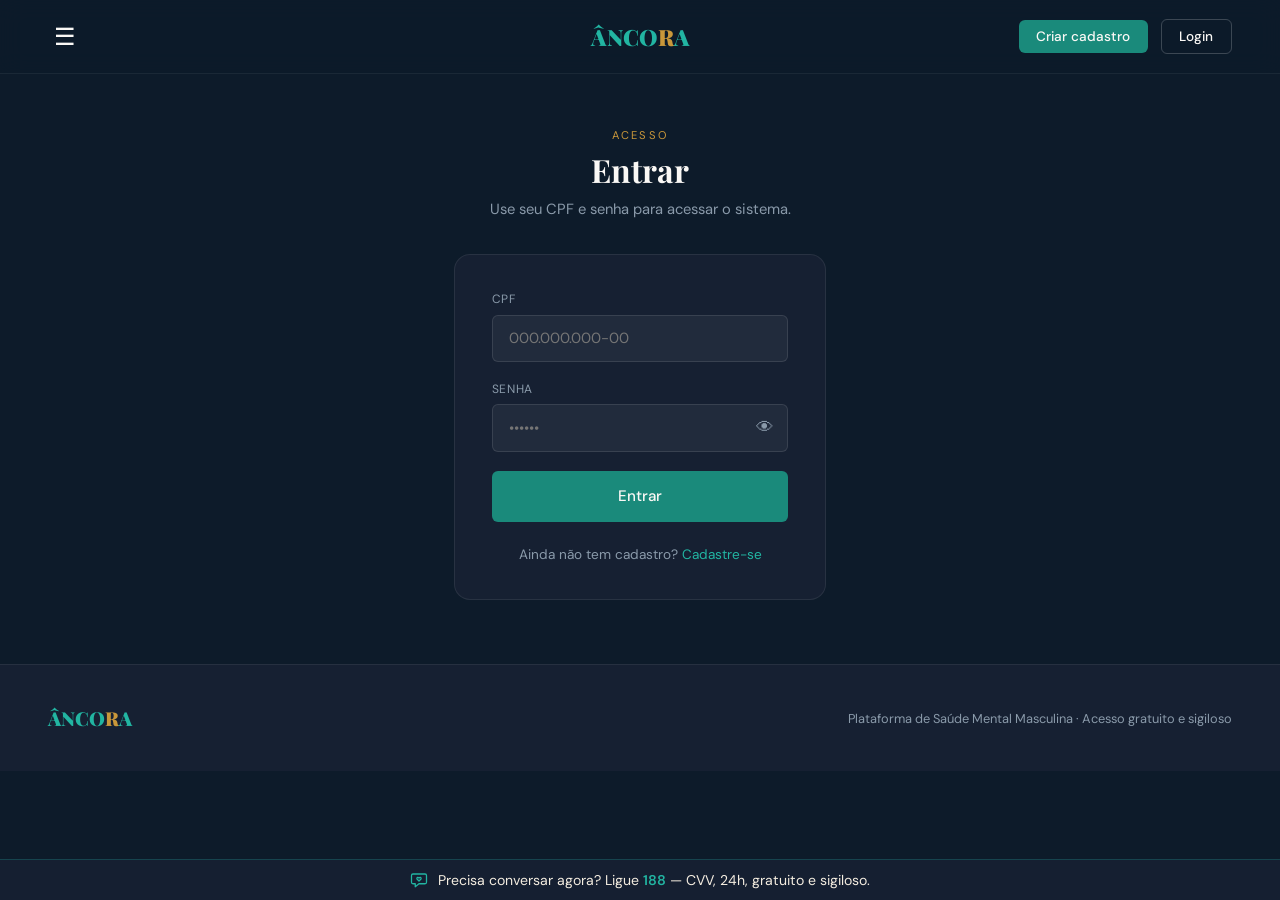
<file: login.html>
<!DOCTYPE html>
<html lang="pt-BR">
<head>
  <meta charset="UTF-8">
  <meta name="viewport" content="width=device-width, initial-scale=1.0">
  <title>ÂNCORA — Login</title>
  <link href="https://fonts.googleapis.com/css2?family=Playfair+Display:wght@700;900&family=DM+Sans:wght@400;500&display=swap" rel="stylesheet">
  <link rel="stylesheet" href="estilo.css">
</head>
<body>

<!-- ===== NAVEGAÇÃO: menu lateral (mesma das demais páginas) ===== -->
<nav>
  <div class="nav-left">
    <button class="menu-btn" aria-label="Abrir menu" onclick="abrirMenu()">☰</button>
  </div>

  <a href="index.html" class="logo nav-logo-center">ÂNCO<span>R</span>A</a>

  <div class="nav-right">
    <a href="cadastro.html" id="nav-cadastro" class="nav-btn nav-btn-primary">Criar cadastro</a>
    <a href="login.html" id="nav-login" class="nav-btn nav-btn-ghost">Login</a>
  </div>
</nav>

<div class="overlay" id="overlay" onclick="fecharMenu()"></div>

<aside class="drawer" id="drawer">
  <button class="drawer-close" aria-label="Fechar menu" onclick="fecharMenu()">✕</button>
  <a href="index.html" class="d-item"><svg class="ic" viewBox="0 0 24 24" fill="none" stroke="currentColor" stroke-width="1.7" stroke-linecap="round" stroke-linejoin="round" aria-hidden="true"><path d="M4 11l8-7 8 7"/><path d="M6 9.5V20h4v-6h4v6h4V9.5"/></svg> Início</a>
  <a href="profissionais.html" class="d-item nav-prot"><svg class="ic" viewBox="0 0 24 24" fill="none" stroke="currentColor" stroke-width="1.7" stroke-linecap="round" stroke-linejoin="round" aria-hidden="true"><circle cx="9" cy="8.5" r="3"/><path d="M3.5 19c0-3.2 2.5-5.5 5.5-5.5s5.5 2.3 5.5 5.5"/><path d="M16 6a3 3 0 0 1 0 6"/><path d="M17.5 13.6c2.3.5 3.9 2.5 3.9 5.4"/></svg> Profissionais</a>
  <a href="cadastro.html" class="d-item"><svg class="ic" viewBox="0 0 24 24" fill="none" stroke="currentColor" stroke-width="1.7" stroke-linecap="round" stroke-linejoin="round" aria-hidden="true"><circle cx="10" cy="8" r="3.5"/><path d="M3.5 20c0-3.4 2.9-6 6.5-6 .8 0 1.6.1 2.3.4"/><path d="M18 14.5v5M15.5 17h5"/></svg> Cadastro</a>
  <a href="agendar.html" class="d-item nav-prot"><svg class="ic" viewBox="0 0 24 24" fill="none" stroke="currentColor" stroke-width="1.7" stroke-linecap="round" stroke-linejoin="round" aria-hidden="true"><rect x="3.5" y="5" width="17" height="15.5" rx="2"/><path d="M3.5 9.5h17"/><path d="M8 3v4M16 3v4"/></svg> Agendar</a>
  <a href="login.html" class="d-item"><svg class="ic" viewBox="0 0 24 24" fill="none" stroke="currentColor" stroke-width="1.7" stroke-linecap="round" stroke-linejoin="round" aria-hidden="true"><path d="M13 4h4a2 2 0 0 1 2 2v12a2 2 0 0 1-2 2h-4"/><path d="M3 12h11"/><path d="M10.5 8l4 4-4 4"/></svg> Login</a>
</aside>

<!-- ============================================================
     CONTAINER
     .wrap-sm: max-width:420px — mais estreito que o padrão
     (560px) porque o formulário de login tem apenas 2 campos.
     Formulário estreito reduz a distância entre label e input,
     tornando o preenchimento mais natural.
     ============================================================ -->
<div class="wrap wrap-sm">
  <div class="head head-center">
    <!-- head-center: text-align:center — login é uma tela
         focada, centralizar reforça o foco -->
    <p class="slbl">Acesso</p>
    <h1 class="stitle">Entrar</h1>
    <p class="ssub">Use seu CPF e senha para acessar o sistema.</p>
  </div>

  <!-- Banner de alerta — mesmo padrão das outras páginas.
       login.js usa a função alerta() para preencher. -->
  <div class="alert" id="alert"></div>

  <!-- ============================================================
       FORMULÁRIO DE LOGIN
       Sem <form> real — sem submit nativo, sem recarregamento.
       login.js controla tudo via onclick e keydown (Enter).
       ============================================================ -->
  <div class="form" id="form-area">

    <!-- CPF -->
    <div class="fg">
      <label for="cpf">CPF</label>
      <input type="text" id="cpf" placeholder="000.000.000-00"
             maxlength="14" autocomplete="username">
      <!-- autocomplete="username": indica ao gerenciador de senhas
           do browser que este é o campo de identificação.
           Junto com autocomplete="current-password" no campo senha,
           permite que o browser ofereça preenchimento automático
           de credenciais salvas. -->
    </div>

    <!-- SENHA -->
    <div class="fg">
      <label for="senha">Senha</label>
      <div class="senha-wrap">
        <input type="password" id="senha" placeholder="••••••"
               autocomplete="current-password">
        <!-- current-password (diferente de new-password no cadastro):
             diz ao browser para sugerir senhas já salvas,
             não gerar uma nova -->
        <button type="button" class="olho"
                aria-label="Mostrar ou ocultar senha"
                onclick="verSenha('senha', this)">👁</button>
        <!-- verSenha() vem de utils.js -->
      </div>
    </div>

    <button class="btn" onclick="entrar()">Entrar</button>

    <!-- Link para cadastro — exibido abaixo do botão principal
         para não competir com a ação primária (entrar) -->
    <div class="link">
      Ainda não tem cadastro? <a href="cadastro.html">Cadastre-se</a>
    </div>
  </div>
</div>


<footer>
  <div class="flogo">ÂNCO<span>R</span>A</div>
  <p>Plataforma de Saúde Mental Masculina · Acesso gratuito e sigiloso</p>
</footer>

<!-- Abre/fecha o menu lateral (mesma função em todas as páginas) -->
<script>
  function abrirMenu() {
    document.getElementById('drawer').classList.add('aberto');
    document.getElementById('overlay').classList.add('aberto');
  }
  function fecharMenu() {
    document.getElementById('drawer').classList.remove('aberto');
    document.getElementById('overlay').classList.remove('aberto');
  }
</script>

<!-- Ordem obrigatória:
     1. nav.js   — ajusta a navegação
     2. utils.js — define verSenha() e aplicarMascaraCPF()
     3. login.js — usa as funções acima -->
<script src="nav.js"></script>
<script src="utils.js"></script>
<script src="login.js"></script>

</body>
</html>
</file>
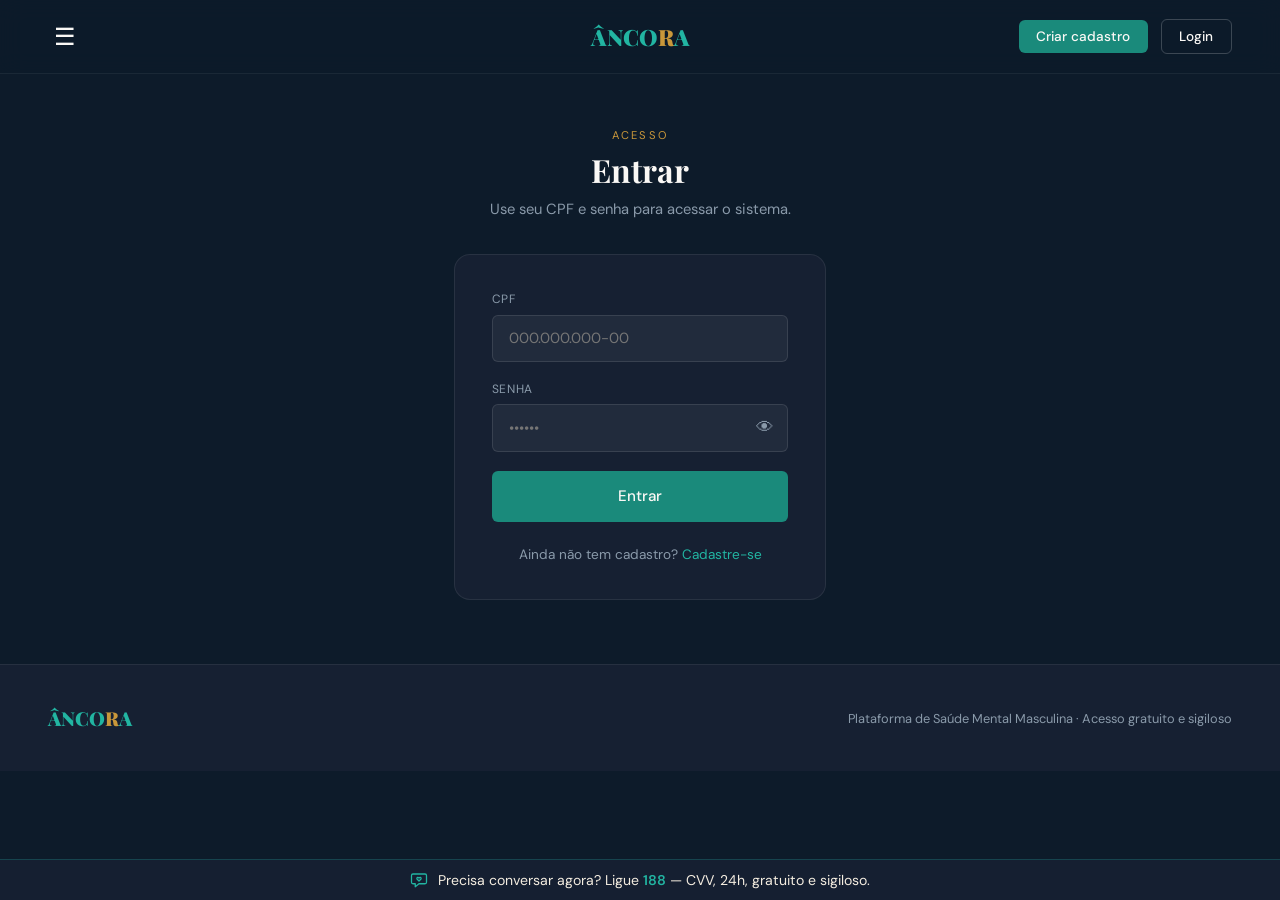
<file: profissionais.html>
<!DOCTYPE html>
<html lang="pt-BR">
<head>
  <meta charset="UTF-8">
  <meta name="viewport" content="width=device-width, initial-scale=1.0">
  <title>ÂNCORA — Profissionais</title>
  <link href="https://fonts.googleapis.com/css2?family=Playfair+Display:wght@700;900&family=DM+Sans:wght@400;500&display=swap" rel="stylesheet">
  <link rel="stylesheet" href="estilo.css">
</head>
<body>

<!-- ===== NAVEGAÇÃO: menu lateral (mesma das demais páginas) ===== -->
<nav>
  <div class="nav-left">
    <button class="menu-btn" aria-label="Abrir menu" onclick="abrirMenu()">☰</button>
  </div>

  <a href="index.html" class="logo nav-logo-center">ÂNCO<span>R</span>A</a>

  <!-- IDs mantidos para o nav.js continuar funcionando -->
  <div class="nav-right">
    <a href="cadastro.html" id="nav-cadastro" class="nav-btn nav-btn-primary">Criar cadastro</a>
    <a href="login.html" id="nav-login" class="nav-btn nav-btn-ghost">Login</a>
  </div>
</nav>

<div class="overlay" id="overlay" onclick="fecharMenu()"></div>

<aside class="drawer" id="drawer">
  <button class="drawer-close" aria-label="Fechar menu" onclick="fecharMenu()">✕</button>
  <a href="index.html" class="d-item"><svg class="ic" viewBox="0 0 24 24" fill="none" stroke="currentColor" stroke-width="1.7" stroke-linecap="round" stroke-linejoin="round" aria-hidden="true"><path d="M4 11l8-7 8 7"/><path d="M6 9.5V20h4v-6h4v6h4V9.5"/></svg> Início</a>
  <a href="profissionais.html" class="d-item nav-prot"><svg class="ic" viewBox="0 0 24 24" fill="none" stroke="currentColor" stroke-width="1.7" stroke-linecap="round" stroke-linejoin="round" aria-hidden="true"><circle cx="9" cy="8.5" r="3"/><path d="M3.5 19c0-3.2 2.5-5.5 5.5-5.5s5.5 2.3 5.5 5.5"/><path d="M16 6a3 3 0 0 1 0 6"/><path d="M17.5 13.6c2.3.5 3.9 2.5 3.9 5.4"/></svg> Profissionais</a>
  <a href="cadastro.html" class="d-item"><svg class="ic" viewBox="0 0 24 24" fill="none" stroke="currentColor" stroke-width="1.7" stroke-linecap="round" stroke-linejoin="round" aria-hidden="true"><circle cx="10" cy="8" r="3.5"/><path d="M3.5 20c0-3.4 2.9-6 6.5-6 .8 0 1.6.1 2.3.4"/><path d="M18 14.5v5M15.5 17h5"/></svg> Cadastro</a>
  <a href="agendar.html" class="d-item nav-prot"><svg class="ic" viewBox="0 0 24 24" fill="none" stroke="currentColor" stroke-width="1.7" stroke-linecap="round" stroke-linejoin="round" aria-hidden="true"><rect x="3.5" y="5" width="17" height="15.5" rx="2"/><path d="M3.5 9.5h17"/><path d="M8 3v4M16 3v4"/></svg> Agendar</a>
  <a href="login.html" class="d-item"><svg class="ic" viewBox="0 0 24 24" fill="none" stroke="currentColor" stroke-width="1.7" stroke-linecap="round" stroke-linejoin="round" aria-hidden="true"><path d="M13 4h4a2 2 0 0 1 2 2v12a2 2 0 0 1-2 2h-4"/><path d="M3 12h11"/><path d="M10.5 8l4 4-4 4"/></svg> Login</a>
</aside>

<!-- ============================================================
     CONTAINER LARGO
     .wrap-lg: max-width:1080px — mais largo que o padrão (560px)
     porque o grid de cards precisa de espaço para 3 colunas.
     ============================================================ -->
<div class="wrap wrap-lg">
  <div class="head">
    <p class="slbl">Quem vai te acolher</p>
    <h1 class="stitle">Profissionais disponíveis</h1>
    <p class="ssub">Uma equipe preparada para escutar sem julgamento. Escolha por especialidade e agende no horário que couber na sua rotina.</p>
  </div>

  <!-- ============================================================
       FILTROS DE ESPECIALIDADE
       Botões que chamam filtrar() em profissionais.js.
       'ativo' começa em "Todos" — CSS aplica fundo teal.
       onclick passa 'this' para filtrar() poder mover o 'ativo'.
       ============================================================ -->
  <div class="filtros">
    <button class="filtro ativo" onclick="filtrar('todos', this)">Todos</button>
    <button class="filtro" onclick="filtrar('psicologia', this)">Psicologia</button>
    <button class="filtro" onclick="filtrar('enfermagem', this)">Enfermagem</button>
    <button class="filtro" onclick="filtrar('social', this)">Assistência Social</button>
  </div>

  <!-- ============================================================
       GRID DE CARDS
       3 colunas no desktop, 1 no mobile.
       data-cat: usado pelo filtro em profissionais.js para
       mostrar/esconder cards sem recarregar a página.
       ============================================================ -->
  <div class="grid" id="grid">

    <!-- CARD: Levi Costa — Psicologia -->
    <div class="card" data-cat="psicologia">
      <div class="card-top">
        <div class="avatar">LC</div>
        <!-- .avatar: círculo com gradiente teal e iniciais do nome.
             Substitui foto real — projeto é demonstração. -->
        <div>
          <h3>Levi Costa</h3>
          <div class="reg">CRP 00/00000</div>
          <!-- CRP: Conselho Regional de Psicologia.
               Número fictício — nota no rodapé avisa sobre isso. -->
        </div>
      </div>
      <span class="especialidade">Psicologia</span>
      <p>Escuta acolhedora com foco em ansiedade, estresse e pressão masculina. Abordagem sem julgamentos.</p>
      <div class="disp">Atendimento: seg, qua e sex</div>
      <a href="agendar.html?esp=Psicologia&prof=Levi Costa" class="btn">Agendar</a>
      <!-- URL com query params: agendar.js lê ?esp e ?prof para
           pré-selecionar a especialidade e exibir o banner do
           profissional na página de agendamento. -->
    </div>

    <!-- CARD: Joyce Kelly — Psicologia -->
    <div class="card" data-cat="psicologia">
      <div class="card-top">
        <div class="avatar">JK</div>
        <div><h3>Joyce Kelly</h3><div class="reg">CRP 00/00000</div></div>
      </div>
      <span class="especialidade">Psicologia</span>
      <p>Apoio emocional e orientação em saúde mental. Atendimento voltado a homens em sofrimento silencioso.</p>
      <div class="disp">Atendimento: ter e qui</div>
      <a href="agendar.html?esp=Psicologia&prof=Joyce Kelly" class="btn">Agendar</a>
    </div>

    <!-- CARD: Elisa Saraiva — Enfermagem -->
    <div class="card" data-cat="enfermagem">
      <div class="card-top">
        <div class="avatar">ES</div>
        <div>
          <h3>Elisa Saraiva</h3>
          <div class="reg">COREN 000000</div>
          <!-- COREN: Conselho Regional de Enfermagem -->
        </div>
      </div>
      <span class="especialidade">Enfermagem</span>
      <p>Orientações de saúde, acompanhamento de bem-estar e encaminhamento para serviços especializados.</p>
      <div class="disp">Atendimento: seg a sex</div>
      <a href="agendar.html?esp=Enfermagem&prof=Elisa Saraiva" class="btn">Agendar</a>
    </div>

    <!-- CARD: Allice Coutinho — Assistência Social -->
    <div class="card" data-cat="social">
      <div class="card-top">
        <div class="avatar">AC</div>
        <div>
          <h3>Allice Coutinho</h3>
          <div class="reg">CRESS 00000</div>
          <!-- CRESS: Conselho Regional de Serviço Social -->
        </div>
      </div>
      <span class="especialidade">Assistência Social</span>
      <p>Orientação sobre serviços públicos, programas sociais e apoio em situações de vulnerabilidade.</p>
      <div class="disp">Atendimento: qua e sex</div>
      <a href="agendar.html?esp=Assistência Social&prof=Allice Coutinho" class="btn">Agendar</a>
    </div>

    <!-- CARD: Vinícius Nogueira — Enfermagem -->
    <div class="card" data-cat="enfermagem">
      <div class="card-top">
        <div class="avatar">VN</div>
        <div><h3>Vinícius Nogueira</h3><div class="reg">COREN 000000</div></div>
      </div>
      <span class="especialidade">Enfermagem</span>
      <p>Triagem inicial e acolhimento em saúde, ajudando você a encontrar o caminho certo de cuidado.</p>
      <div class="disp">Atendimento: seg, ter e qui</div>
      <a href="agendar.html?esp=Enfermagem&prof=Vinícius Nogueira" class="btn">Agendar</a>
    </div>

    <!-- CARD: Matheus Souza — Assistência Social -->
    <div class="card" data-cat="social">
      <div class="card-top">
        <div class="avatar">MS</div>
        <div><h3>Matheus Souza</h3><div class="reg">CRESS 00000</div></div>
      </div>
      <span class="especialidade">Assistência Social</span>
      <p>Apoio para acessar direitos e benefícios, reduzindo barreiras de quem já enfrenta dificuldades.</p>
      <div class="disp">Atendimento: ter, qui e sáb</div>
      <a href="agendar.html?esp=Assistência Social&prof=Matheus Souza" class="btn">Agendar</a>
    </div>

  </div>
  <!-- fim .grid -->

  <!-- Aviso de que os dados são fictícios — importante para
       deixar claro que é um projeto de demonstração -->
  <p class="nota">* Profissionais e registros ilustrativos, usados apenas para fins de demonstração do projeto.</p>
</div>


<footer>
  <div class="flogo">ÂNCO<span>R</span>A</div>
  <p>Plataforma de Saúde Mental Masculina · Acesso gratuito e sigiloso</p>
</footer>

<!-- Abre/fecha o menu lateral (mesma função em todas as páginas) -->
<script>
  function abrirMenu() {
    document.getElementById('drawer').classList.add('aberto');
    document.getElementById('overlay').classList.add('aberto');
  }
  function fecharMenu() {
    document.getElementById('drawer').classList.remove('aberto');
    document.getElementById('overlay').classList.remove('aberto');
  }
</script>

<!-- Sem utils.js aqui: profissionais.js não usa nenhuma
     função de utils.js -->
<script src="nav.js"></script>
<script src="profissionais.js"></script>

</body>
</html>
</file>
<file: estilo.css>
/* ============================================================
   ÂNCORA — estilo.css
   CSS compartilhado entre TODAS as páginas do projeto.

   ORGANIZAÇÃO (em ordem):
   1.  Reset e variáveis CSS
   2.  Body e base
   3.  Navegação fixa
   4.  Títulos de seção
   5.  Botões
   6.  Formulários (inputs, selects, labels)
   7.  Alertas
   8.  Links auxiliares
   9.  Cadastro salvo (view de resumo)
   10. Confirmação / caixa de sucesso
   11. Agendar: modalidade e campos condicionais
   12. Profissionais: filtros e cards
   13. Home: hero, problema, serviços
   14. Modal personalizado
   15. Footer
   16. Animações
   17. Responsivo (media queries)
   18. Área do Colaborador
   19. Dashboard do Colaborador — cartões de resumo
   ============================================================ */


/* ============================================================
   1. RESET E VARIÁVEIS CSS
   ============================================================ */

/* Reset universal: remove margem e padding padrão do browser.
   box-sizing:border-box: padding e border são incluídos na
   largura total do elemento (comportamento mais previsível). */
* { box-sizing: border-box; margin: 0; padding: 0; }

:root {
  /* Paleta de cores do projeto — todas as referências de cor
     usam estas variáveis para facilitar manutenção.
     Mudar uma variável aqui reflete em toda a interface. */
  --navy:   #0d1b2a; /* azul escuro — fundo principal */
  --deep:   #162032; /* azul mais escuro — fundo de cards e seções alternadas */
  --teal:   #1a8a7b; /* verde-azul — cor primária de ação */
  --teal-l: #22b5a2; /* verde-azul claro — hover e destaques */
  --sand:   #f4ede0; /* areia — texto de alto contraste em fundos escuros */
  --white:  #faf8f5; /* branco levemente quente — texto principal */
  --muted:  #8a9aaa; /* cinza-azulado — texto secundário e labels */
  --accent: #c9973a; /* dourado — cor de destaque da marca (o "R" do logo) */
  --green:  #3fb98a; /* verde — feedback de sucesso */
  --red:    #e05a5a; /* vermelho — feedback de erro */
}

html { scroll-behavior: smooth; }
/* scroll-behavior:smooth: links âncora (#problema, #servicos)
   rolam suavemente em vez de pular */


/* ============================================================
   2. BODY E BASE
   ============================================================ */
body {
  font-family: 'DM Sans', sans-serif; /* fonte principal para corpo de texto */
  background: var(--navy);
  color: var(--white);
  min-height: 100vh; /* garante que o footer não flutue em páginas curtas */
  overflow-x: hidden; /* evita scroll horizontal por elementos que "vazam" */
}


/* ============================================================
   3. NAVEGAÇÃO FIXA
   ============================================================ */
nav {
  position: fixed; /* permanece visível ao rolar */
  top: 0; left: 0; right: 0;
  z-index: 100; /* acima de todo o conteúdo da página */
  display: flex;
  justify-content: space-between;
  align-items: center;
  padding: 1.2rem 3rem;
  background: rgba(13, 27, 42, .92); /* --navy com 92% de opacidade */
  backdrop-filter: blur(12px); /* efeito de vidro fosco no conteúdo por trás */
  border-bottom: 1px solid rgba(255, 255, 255, .06); /* linha sutil de separação */
}

.logo {
  font-family: 'Playfair Display', serif;
  font-size: 1.4rem;
  font-weight: 900;
  color: var(--teal-l);
  text-decoration: none;
}
.logo span { color: var(--accent); }
/* O <span> dentro do logo isola o "R" para receber cor dourada */

nav ul { list-style: none; display: flex; gap: 2rem; }
nav a { color: var(--muted); text-decoration: none; font-size: .85rem; transition: color .2s; }
nav a:hover { color: var(--white); }

/* Botão de destaque na nav ("Agendar") */
.nav-cta {
  background: var(--teal);
  color: var(--white) !important; /* !important sobrescreve o nav a { color } acima */
  padding: .4rem 1.1rem;
  border-radius: 4px;
}
.nav-cta:hover { background: var(--teal-l); }

/* Links protegidos bloqueados para visitantes.
   nav.js adiciona/remove esta classe conforme o estado de login. */
.nav-prot.bloqueado {
  opacity: .4;
  pointer-events: none; /* desabilita cliques sem remover o elemento */
  cursor: not-allowed;
}


/* ============================================================
   4. TÍTULOS DE SEÇÃO
   ============================================================ */
.slbl {
  /* Eyebrow label: texto pequeno em maiúsculas acima do título */
  font-size: .7rem;
  letter-spacing: .2em; /* espaçamento entre letras para legibilidade em caixa alta */
  text-transform: uppercase;
  color: var(--accent);
  margin-bottom: .6rem;
}
.stitle {
  font-family: 'Playfair Display', serif;
  font-size: 2rem;
  font-weight: 700;
  margin-bottom: .6rem;
  line-height: 1.15; /* linha mais apertada para títulos grandes */
}
.ssub { color: var(--muted); font-size: .92rem; line-height: 1.6; }


/* ============================================================
   5. BOTÕES
   ============================================================ */

/* Botão primário — usado dentro de formulários (.form) */
.btn {
  width: 100%;
  padding: .95rem;
  background: var(--teal);
  border: none;
  border-radius: 6px;
  color: var(--white);
  font-family: 'DM Sans', sans-serif;
  font-size: .95rem;
  font-weight: 500;
  cursor: pointer;
  transition: background .2s;
  margin-top: .5rem;
  text-decoration: none;
  display: block;
  text-align: center;
}
.btn:hover { background: var(--teal-l); }

/* Variante secundária — transparente com borda */
.btn-2 { background: transparent; border: 1px solid rgba(255, 255, 255, .2); }
.btn-2:hover { background: rgba(255, 255, 255, .06); }

/* Variante destrutiva — vermelho para ações irreversíveis */
.btn-del { background: transparent; border: 1px solid var(--red); color: var(--red); }
.btn-del:hover { background: rgba(224, 90, 90, .12); }

/* Botão primário para seções de marketing (hero, CTAs) —
   inline-block em vez de block para não ocupar largura total */
.btn-primary {
  background: var(--teal);
  color: var(--white);
  padding: .9rem 1.8rem;
  border-radius: 4px;
  border: none;
  font-size: .95rem;
  font-weight: 500;
  cursor: pointer;
  text-decoration: none;
  display: inline-block;
  transition: background .2s, transform .2s;
  font-family: 'DM Sans', sans-serif;
}
.btn-primary:hover { background: var(--teal-l); transform: translateY(-2px); }

/* Botão fantasma — transparente com borda, para ação secundária no hero */
.btn-ghost {
  border: 1px solid rgba(255, 255, 255, .2);
  color: var(--white);
  padding: .9rem 1.8rem;
  border-radius: 4px;
  font-size: .95rem;
  font-weight: 500;
  cursor: pointer;
  text-decoration: none;
  display: inline-block;
  transition: border-color .2s, transform .2s;
  font-family: 'DM Sans', sans-serif;
}
.btn-ghost:hover { border-color: var(--teal-l); transform: translateY(-2px); }


/* ============================================================
   6. FORMULÁRIOS
   ============================================================ */

/* Container principal das páginas de formulário.
   padding-top:8rem compensa a nav fixa (altura ~70px + margem). */
.wrap { max-width: 560px; margin: 0 auto; padding: 8rem 1.5rem 4rem; }
.wrap-sm { max-width: 420px; } /* login: form estreito */

.head { margin-bottom: 2rem; }
.head-center { text-align: center; } /* login: cabeçalho centralizado */

/* Card de formulário com fundo levemente diferente do body */
.form {
  background: var(--deep);
  border-radius: 16px;
  border: 1px solid rgba(255, 255, 255, .08);
  padding: 2.3rem;
}
.form h3 { font-family: 'Playfair Display', serif; font-size: 1.4rem; margin-bottom: 1.6rem; }

/* Form group: agrupa label + input + mensagem de feedback */
.fg { margin-bottom: 1.2rem; }
.fg label {
  display: block;
  font-size: .75rem;
  letter-spacing: .05em;
  color: var(--muted);
  margin-bottom: .45rem;
  text-transform: uppercase;
}

/* Inputs e selects compartilham o mesmo estilo base */
.fg input, .fg select {
  width: 100%;
  padding: .8rem 1rem;
  background: rgba(255, 255, 255, .05); /* fundo semi-transparente sobre --deep */
  border: 1px solid rgba(255, 255, 255, .1);
  border-radius: 6px;
  color: var(--white);
  font-family: 'DM Sans', sans-serif;
  font-size: .92rem;
  transition: border-color .2s;
  appearance: none; /* remove seta nativa do select (estilizado via CSS) */
}
.fg input:focus, .fg select:focus {
  outline: none; /* remove outline padrão do browser */
  border-color: var(--teal-l); /* substitui por borda colorida customizada */
}

/* Estados de validação dos inputs */
.fg input.err { border-color: var(--red); }   /* CPF inválido, etc. */
.fg input.ok  { border-color: var(--green); } /* CPF válido, etc. */

/* Campos readonly (preenchidos pelo CEP) */
.fg input:disabled, .fg input[readonly] { opacity: .6; cursor: not-allowed; }

.fg select option { background: var(--deep); } /* fundo do dropdown */

/* Mensagem de feedback inline abaixo do input */
.msg { font-size: .75rem; margin-top: .35rem; min-height: 1rem; }
/* min-height evita que o layout "pule" quando a mensagem aparece */
.msg.e { color: var(--red); }
.msg.s { color: var(--green); }

/* Indicador de força de senha */
.msg.forca { font-weight: 500; }
.msg.forca.fraca  { color: var(--red); }
.msg.forca.media  { color: var(--accent); }
.msg.forca.forte  { color: var(--green); }

/* Layouts de linha para campos lado a lado */
.frow  { display: grid; grid-template-columns: 1fr 1fr; gap: 1rem; }
.frow3 { display: grid; grid-template-columns: 1fr 2fr 1fr; gap: 1rem; }
/* frow3: UF menor, número maior, complemento menor */

/* Checkbox de privacidade */
.priv {
  display: flex;
  align-items: flex-start;
  gap: .6rem;
  font-size: .83rem;
  color: var(--muted);
  margin: .3rem 0 1.2rem;
  line-height: 1.45;
  cursor: pointer;
}
.priv input { accent-color: var(--teal); margin-top: .15rem; flex-shrink: 0; }
/* accent-color: colore o checkbox na cor teal sem JS */

/* Wrapper do input de senha com botão olho sobreposto */
.senha-wrap { position: relative; }
.senha-wrap input { padding-right: 2.8rem; } /* espaço para o botão olho */
.olho {
  position: absolute;
  right: .9rem;
  top: 50%;
  transform: translateY(-50%); /* centraliza verticalmente */
  background: none;
  border: none;
  cursor: pointer;
  font-size: 1.1rem;
  color: var(--muted);
  padding: 0;
  line-height: 1;
  transition: color .2s;
}
.olho:hover { color: var(--teal-l); }


/* ============================================================
   7. ALERTAS
   ============================================================ */
/* display:none por padrão — JS adiciona classe 'ok' ou 'bad'
   que muda para display:block */
.alert { padding: .9rem 1rem; border-radius: 6px; font-size: .85rem; margin-bottom: 1.2rem; display: none; }
.alert.ok  { background: rgba(63, 185, 138, .12); border: 1px solid rgba(63, 185, 138, .3); color: var(--green); display: block; }
.alert.bad { background: rgba(224, 90, 90, .12);  border: 1px solid rgba(224, 90, 90, .3);  color: var(--red);   display: block; }


/* ============================================================
   8. LINKS AUXILIARES
   ============================================================ */
.link { text-align: center; margin-top: 1.5rem; font-size: .85rem; color: var(--muted); }
.link a { color: var(--teal-l); text-decoration: none; }
.link a:hover { text-decoration: underline; }


/* ============================================================
   9. CADASTRO SALVO (view de resumo)
   ============================================================ */
.saved {
  margin-top: 2rem;
  background: var(--deep);
  border: 1px solid rgba(255, 255, 255, .08);
  border-radius: 12px;
  padding: 1.5rem;
  display: none; /* mostrarSalvo() em cadastro.js muda para block */
}
.saved h3 { font-family: 'Playfair Display', serif; font-size: 1.1rem; margin-bottom: 1rem; }
.saved .row {
  display: flex;
  justify-content: space-between; /* label à esquerda, valor à direita */
  padding: .5rem 0;
  border-bottom: 1px solid rgba(255, 255, 255, .06);
  font-size: .85rem;
}
.saved .row span:first-child { color: var(--muted); } /* label em cinza */
.saved .actions { display: flex; gap: .7rem; margin-top: 1.2rem; }
.saved .actions .btn { margin-top: 0; } /* remove margin-top padrão do .btn */


/* ============================================================
   10. CAIXA DE SUCESSO / CONFIRMAÇÃO
   ============================================================ */
.ok-box {
  display: none; /* agendar.js muda para block após confirmar */
  text-align: center;
  padding: 2.5rem 2rem;
  background: var(--deep);
  border: 1px solid rgba(63, 185, 138, .3); /* borda verde sutil */
  border-radius: 16px;
}
.ok-box .ck {
  /* Círculo com checkmark verde */
  width: 64px; height: 64px;
  border-radius: 50%;
  background: rgba(63, 185, 138, .15);
  border: 1px solid rgba(63, 185, 138, .4);
  display: flex;
  align-items: center;
  justify-content: center;
  font-size: 1.8rem;
  margin: 0 auto 1.2rem;
}
.ok-box h3 { font-family: 'Playfair Display', serif; font-size: 1.4rem; margin-bottom: .7rem; }
.ok-box p  { color: var(--muted); font-size: .9rem; line-height: 1.6; margin-bottom: 1.5rem; }

/* Resumo do agendamento dentro da caixa de sucesso */
.resumo {
  text-align: left;
  background: rgba(255, 255, 255, .04);
  border-radius: 10px;
  padding: 1.2rem 1.4rem;
  margin-bottom: 1.5rem;
}
.resumo .r {
  display: flex;
  justify-content: space-between;
  padding: .45rem 0;
  border-bottom: 1px solid rgba(255, 255, 255, .06);
  font-size: .85rem;
}
.resumo .r:last-child { border-bottom: none; }
.resumo .r span:first-child { color: var(--muted); }


/* ============================================================
   11. AGENDAR: MODALIDADE E CAMPOS CONDICIONAIS
   ============================================================ */

/* Banner do profissional pré-selecionado */
.prof-banner {
  background: rgba(26, 138, 123, .12);
  border: 1px solid rgba(26, 181, 162, .3);
  color: var(--teal-l);
  border-radius: 8px;
  padding: .9rem 1.2rem;
  font-size: .9rem;
  margin-bottom: 1.2rem;
  font-weight: 500;
}

/* Grid de 3 botões de modalidade */
.modal-opts { display: grid; grid-template-columns: repeat(3, 1fr); gap: .6rem; }
.modal-opt {
  padding: .8rem .5rem;
  text-align: center;
  background: rgba(255, 255, 255, .05);
  border: 1px solid rgba(255, 255, 255, .1);
  border-radius: 8px;
  font-size: .85rem;
  color: var(--muted);
  cursor: pointer;
  transition: all .2s;
}
.modal-opt:hover { border-color: rgba(26, 181, 162, .4); color: var(--white); }
.modal-opt.sel   { background: var(--teal); border-color: var(--teal); color: var(--white); }
/* .sel: adicionado por selModal() em agendar.js */

/* Campo condicional de e-mail ou telefone.
   Usa max-height para animar abertura/fechamento suavemente.
   overflow:hidden é necessário para a transição de max-height funcionar. */
.tel-wrap {
  max-height: 0;
  overflow: hidden;
  transition: max-height .3s ease, margin .3s ease;
  margin: 0;
}
.tel-wrap.open {
  max-height: 120px; /* valor maior que a altura real do conteúdo */
  margin-top: 1.2rem;
}


/* ============================================================
   12. PROFISSIONAIS: FILTROS E CARDS
   ============================================================ */
.wrap-lg { max-width: 1080px; } /* container largo para o grid de 3 colunas */

/* Linha de botões de filtro */
.filtros { display: flex; gap: .6rem; flex-wrap: wrap; margin-bottom: 2.5rem; }
.filtro {
  font-size: .82rem;
  padding: .45rem 1.1rem;
  border-radius: 30px;
  background: rgba(255, 255, 255, .04);
  border: 1px solid rgba(255, 255, 255, .1);
  color: var(--muted);
  cursor: pointer;
  transition: all .2s;
  font-family: 'DM Sans', sans-serif;
}
.filtro:hover { border-color: rgba(26, 181, 162, .4); color: var(--white); }
.filtro.ativo  { background: var(--teal); border-color: var(--teal); color: var(--white); }

/* Grid de cards de profissionais */
.grid { display: grid; grid-template-columns: repeat(3, 1fr); gap: 1.4rem; }
.card {
  background: var(--deep);
  border-radius: 14px;
  border: 1px solid rgba(255, 255, 255, .07);
  padding: 1.8rem;
  transition: transform .3s, border-color .3s;
}
.card:hover { transform: translateY(-5px); border-color: rgba(26, 181, 162, .25); }

/* Topo do card: avatar + nome + registro */
.card-top { display: flex; align-items: center; gap: 1rem; margin-bottom: 1.2rem; }
.avatar {
  width: 56px; height: 56px;
  border-radius: 50%;
  background: linear-gradient(135deg, var(--teal), var(--teal-l));
  display: flex;
  align-items: center;
  justify-content: center;
  font-family: 'Playfair Display', serif;
  font-size: 1.3rem;
  font-weight: 700;
  color: var(--white);
  flex-shrink: 0; /* não encolhe quando o nome for longo */
}
.card-top h3 { font-size: 1.05rem; margin-bottom: .15rem; }
.card-top .reg { font-size: .73rem; color: var(--muted); }

/* Badge de especialidade */
.especialidade {
  display: inline-block;
  font-size: .72rem;
  padding: .25rem .7rem;
  border-radius: 20px;
  background: rgba(26, 138, 123, .12);
  color: var(--teal-l);
  border: 1px solid rgba(26, 181, 162, .2);
  margin-bottom: 1rem;
}

.card p { font-size: .85rem; color: var(--muted); line-height: 1.6; margin-bottom: 1.2rem; }
.disp   { display: flex; align-items: center; gap: .5rem; font-size: .78rem; color: var(--muted); margin-bottom: 1.2rem; }

/* Nota de rodapé (dados fictícios) */
.nota { margin-top: 2.5rem; font-size: .75rem; color: var(--muted); text-align: center; opacity: .7; font-style: italic; }


/* ============================================================
   13. HOME: HERO, PROBLEMA, SERVIÇOS
   ============================================================ */

/* Hero: grid de 2 colunas, altura mínima de 100vh */
.hero {
  min-height: 100vh;
  display: grid;
  grid-template-columns: 1fr 1fr;
  align-items: center;
  padding: 7rem 3rem 4rem; /* 7rem top compensa a nav fixa */
  position: relative;
  overflow: hidden;
}

/* Gradiente decorativo radial no fundo do hero */
.hero::before {
  content: '';
  position: absolute;
  top: -200px; right: -150px;
  width: 600px; height: 600px;
  border-radius: 50%;
  background: radial-gradient(circle, rgba(26, 138, 123, .18) 0%, transparent 70%);
  pointer-events: none; /* não bloqueia cliques */
}

/* Animações de entrada do hero (escalonadas por delay) */
.hero-tag    { display: inline-block; font-size: .7rem; letter-spacing: .2em; text-transform: uppercase; color: var(--teal-l); border: 1px solid rgba(26, 181, 162, .35); padding: .3rem .8rem; border-radius: 2px; margin-bottom: 1.8rem; opacity: 0; animation: fadeUp .6s .2s forwards; }
.hero h1     { font-family: 'Playfair Display', serif; font-size: clamp(2.6rem, 5vw, 4.2rem); line-height: 1.05; font-weight: 900; opacity: 0; animation: fadeUp .7s .35s forwards; margin-bottom: 1.2rem; }
/* clamp(min, preferred, max): tamanho fluido que escala com a viewport */
.hero h1 em  { color: var(--teal-l); font-style: normal; }
.hero-text p { font-size: 1rem; line-height: 1.75; color: var(--muted); max-width: 460px; opacity: 0; animation: fadeUp .7s .5s forwards; margin-bottom: 2rem; }
.hero-actions { display: flex; gap: 1rem; opacity: 0; animation: fadeUp .7s .65s forwards; }
.hero-visual  { display: flex; justify-content: center; align-items: center; opacity: 0; animation: fadeIn .9s .5s forwards; }

/* Stack de cards visuais no hero */
.card-stack { position: relative; width: 320px; height: 360px; }
.stat-card  { position: absolute; background: var(--deep); border: 1px solid rgba(255, 255, 255, .08); border-radius: 12px; padding: 1.6rem; }
.card-main  { width: 280px; top: 30px; left: 20px; box-shadow: 0 30px 80px rgba(0, 0, 0, .5); }
.card-main .num    { font-family: 'Playfair Display', serif; font-size: 3rem; font-weight: 900; color: var(--teal-l); }
.card-main .lbl    { color: var(--muted); font-size: .85rem; margin-top: .4rem; line-height: 1.4; }
.divider           { width: 36px; height: 3px; background: var(--teal); border-radius: 2px; margin: .7rem 0; }
.card-float        { width: 190px; bottom: 0; right: -20px; background: linear-gradient(135deg, rgba(26, 138, 123, .2), rgba(13, 27, 42, .9)); border-color: rgba(26, 181, 162, .25); }
.card-float .icon  { font-size: 1.5rem; margin-bottom: .4rem; }
.card-float .ml    { font-size: .8rem; color: var(--sand); font-weight: 500; }
.card-float .ms    { font-size: .73rem; color: var(--muted); margin-top: .2rem; }

/* Seções da home */
section { padding: 5.5rem 3rem; }
.section-label { font-size: .7rem; letter-spacing: .2em; text-transform: uppercase; color: var(--accent); margin-bottom: .8rem; }
.section-title { font-family: 'Playfair Display', serif; font-size: clamp(1.8rem, 3vw, 2.6rem); font-weight: 700; line-height: 1.15; margin-bottom: 1rem; }
.section-sub   { color: var(--muted); font-size: .95rem; line-height: 1.75; max-width: 560px; }

/* Seção Problema */
#problema { background: var(--deep); } /* fundo alternado para ritmo visual */
.pgrid { display: grid; grid-template-columns: 1fr 1fr; gap: 4rem; align-items: center; margin-top: 3rem; }

/* Bloco de citação com borda teal à esquerda */
.qblock { border-left: 3px solid var(--teal); padding-left: 1.8rem; margin-bottom: 2rem; }
.qblock blockquote { font-family: 'Playfair Display', serif; font-size: 1.35rem; font-style: italic; line-height: 1.5; color: var(--sand); }

/* Lista de barreiras */
.blist { list-style: none; display: flex; flex-direction: column; gap: .9rem; }
.bitem {
  display: flex;
  gap: 1rem;
  background: rgba(255, 255, 255, .04);
  border-radius: 8px;
  padding: 1.1rem 1.3rem;
  border: 1px solid rgba(255, 255, 255, .06);
  transition: border-color .25s;
}
.bitem:hover { border-color: rgba(26, 181, 162, .3); }
.btext strong { display: block; font-size: .9rem; margin-bottom: .2rem; }
.btext span   { font-size: .82rem; color: var(--muted); line-height: 1.5; }

/* Seção Serviços */
#servicos { background: var(--navy); }
.sgrid { display: grid; grid-template-columns: repeat(3, 1fr); gap: 1.4rem; margin-top: 3.5rem; }
.scard {
  background: var(--deep);
  border-radius: 12px;
  border: 1px solid rgba(255, 255, 255, .07);
  padding: 2rem 1.8rem;
  position: relative;
  overflow: hidden;
  transition: transform .3s, border-color .3s;
}

/* Linha teal que "desliza" para a direita ao hover */
.scard::before {
  content: '';
  position: absolute;
  top: 0; left: 0; right: 0;
  height: 3px;
  background: var(--teal);
  transform: scaleX(0);      /* começa invisível */
  transform-origin: left;
  transition: transform .35s;
}
.scard:hover { transform: translateY(-5px); border-color: rgba(26, 181, 162, .25); }
.scard:hover::before { transform: scaleX(1); } /* revela a linha */

.sicon { width: 48px; height: 48px; border-radius: 10px; background: rgba(26, 138, 123, .15); border: 1px solid rgba(26, 181, 162, .2); display: flex; align-items: center; justify-content: center; font-size: 1.3rem; margin-bottom: 1.2rem; }
.scard h3 { font-family: 'Playfair Display', serif; font-size: 1.15rem; margin-bottom: .7rem; }
.scard p  { color: var(--muted); font-size: .85rem; line-height: 1.6; margin-bottom: 1rem; }

/* Tags de especialidade */
.tags { display: flex; flex-wrap: wrap; gap: .4rem; }
.tag  { font-size: .7rem; padding: .2rem .65rem; border-radius: 20px; background: rgba(26, 138, 123, .12); color: var(--teal-l); border: 1px solid rgba(26, 181, 162, .2); }


/* ============================================================
   14. MODAL PERSONALIZADO
   ============================================================ */
.modal-bg {
  display: none; /* remover() em cadastro.js adiciona classe 'open' */
  position: fixed;
  inset: 0; /* atalho para top:0;right:0;bottom:0;left:0 */
  z-index: 200; /* acima de tudo, incluindo a nav (z-index:100) */
  background: rgba(13, 27, 42, .75);
  backdrop-filter: blur(4px);
  align-items: center;
  justify-content: center;
  padding: 1.5rem;
}
.modal-bg.open { display: flex; } /* flex para centralizar .modal-box */

.modal-box {
  background: var(--deep);
  border: 1px solid rgba(255, 255, 255, .1);
  border-radius: 16px;
  padding: 2rem;
  max-width: 380px;
  width: 100%;
  text-align: center;
  animation: modalIn .25s ease; /* entrada suave */
}
.modal-box h3 { font-family: 'Playfair Display', serif; font-size: 1.3rem; margin-bottom: .7rem; }
.modal-box p  { color: var(--muted); font-size: .88rem; line-height: 1.6; margin-bottom: 1.6rem; }
.modal-actions { display: flex; gap: .8rem; }
.modal-actions .btn { margin-top: 0; }

@keyframes modalIn {
  from { opacity: 0; transform: translateY(-15px) scale(.97); }
  to   { opacity: 1; transform: translateY(0)     scale(1);   }
}


/* ============================================================
   15. FOOTER
   ============================================================ */
footer {
  background: var(--deep);
  border-top: 1px solid rgba(255, 255, 255, .07);
  padding: 2.5rem 3rem;
  display: flex;
  justify-content: space-between;
  align-items: center;
  flex-wrap: wrap; /* no mobile empilha em vez de vazar */
  gap: 1rem;
}
.flogo { font-family: 'Playfair Display', serif; font-size: 1.2rem; font-weight: 900; color: var(--teal-l); }
.flogo span { color: var(--accent); }
footer p { color: var(--muted); font-size: .8rem; }


/* ============================================================
   16. ANIMAÇÕES
   ============================================================ */

/* Animação de entrada dos elementos do hero */
@keyframes fadeUp {
  from { opacity: 0; transform: translateY(22px); }
  to   { opacity: 1; transform: translateY(0); }
}
@keyframes fadeIn {
  from { opacity: 0; }
  to   { opacity: 1; }
}

/* Sistema de revelação no scroll (controlado por IntersectionObserver
   em index.js). Elementos começam invisíveis e deslocados para baixo;
   a classe .visible dispara a transição. */
.reveal {
  opacity: 0;
  transform: translateY(28px);
  transition: opacity .7s, transform .7s;
}
.reveal.visible {
  opacity: 1;
  transform: translateY(0);
}


/* ============================================================
   17. RESPONSIVO
   ============================================================ */

/* Tablet e mobile (< 900px): layouts de coluna única */
@media (max-width: 900px) {
  .hero, .pgrid { grid-template-columns: 1fr; } /* hero e problema viram 1 coluna */
  .hero-visual  { display: none; } /* visual do hero some para economizar espaço */
  .sgrid, .grid { grid-template-columns: 1fr; } /* serviços e profissionais em 1 coluna */
}

/* Mobile (< 600px): ajustes de espaçamento e layout */
@media (max-width: 600px) {
  nav           { padding: 1.1rem 1.3rem; }
  nav ul        { gap: 1.1rem; }
  .frow, .frow3 { grid-template-columns: 1fr; } /* campos lado a lado viram 1 coluna */
  .wrap         { padding: 7rem 1.2rem 3rem; }
  section       { padding: 4rem 1.5rem; }
  footer        { flex-direction: column; text-align: center; }
}


/* ============================================================
   18. ÁREA DO COLABORADOR
   ============================================================ */

/* Layout raiz: sidebar fixa à esquerda + conteúdo à direita.
   display:flex coloca os dois lado a lado. */
.colab { display: flex; min-height: 100vh; }

/* --- Barra lateral --- */
.colab-side {
  width: 240px;
  flex-shrink: 0;            /* não encolhe quando o conteúdo é largo */
  background: var(--deep);
  border-right: 1px solid rgba(255,255,255,.07);
  padding: 1.6rem 1rem;
  display: flex;
  flex-direction: column;
  gap: .3rem;
  position: sticky;          /* acompanha o scroll da página */
  top: 0;
  height: 100vh;
}
.colab-side .logo { font-size: 1.3rem; padding: 0 .6rem 1.4rem; display: block; }

/* Rótulo de grupo do menu ("ATENDIMENTOS" etc.) */
.colab-side .grupo {
  font-size: .65rem; letter-spacing: .15em; text-transform: uppercase;
  color: var(--muted); padding: 1rem .6rem .4rem;
}

/* Item clicável do menu */
.colab-side a.item {
  display: flex; align-items: center; gap: .7rem;
  padding: .65rem .6rem; border-radius: 8px;
  color: var(--muted); text-decoration: none; font-size: .88rem;
  transition: background .2s, color .2s;
}
.colab-side a.item:hover { background: rgba(255,255,255,.04); color: var(--white); }

/* Item da página atual (destaque teal) */
.colab-side a.item.ativo { background: rgba(26,138,123,.15); color: var(--teal-l); }

/* --- Conteúdo principal --- */
.colab-main { flex: 1; padding: 2rem 2.4rem; min-width: 0; }
.colab-head h1 { font-family: 'Playfair Display', serif; font-size: 1.6rem; margin-bottom: .3rem; }
.colab-head p  { color: var(--muted); font-size: .9rem; }

/* Responsivo: em tela estreita a sidebar vira barra no topo */
@media (max-width: 760px) {
  .colab { flex-direction: column; }
  .colab-side { width: 100%; height: auto; position: static; flex-direction: row; flex-wrap: wrap; }
  .colab-side .grupo { display: none; }
}


/* ============================================================
   19. DASHBOARD DO COLABORADOR — CARTÕES DE RESUMO
   ============================================================ */

/* Fileira de cartões que se reorganiza sozinha (auto-fit + minmax). */
.stat-row {
  display: grid;
  grid-template-columns: repeat(auto-fit, minmax(150px, 1fr));
  gap: 1rem;
  margin-bottom: 2rem;
}

.stat {
  background: var(--deep);
  border: 1px solid rgba(255,255,255,.07);
  border-radius: 12px;
  padding: 1.3rem 1.4rem;
}
.stat .num {
  font-family: 'Playfair Display', serif;
  font-size: 2rem;
  font-weight: 700;
  color: var(--teal-l);
  line-height: 1;
}
.stat .lbl { color: var(--muted); font-size: .82rem; margin-top: .5rem; }


/* ============================================================
   20. SOLICITAÇÕES DO COLABORADOR
   ============================================================ */

/* Sistema de "views": cada tela da área é uma .view. O JS mostra
   uma e esconde as outras usando o atributo hidden. */
.view[hidden] { display: none; }

/* Lista de solicitações: uma coluna de cartões, um embaixo do outro. */
.sol-lista { display: flex; flex-direction: column; gap: 1rem; }

/* Cartão de uma solicitação — mesmo visual dos outros cards do projeto. */
.sol-card {
  background: var(--deep);
  border: 1px solid rgba(255,255,255,.07);
  border-radius: 12px;
  padding: 1.3rem 1.5rem;
  transition: border-color .2s;
}
.sol-card:hover { border-color: rgba(26,181,162,.25); }

/* Topo do cartão: nome do usuário à esquerda, prioridade à direita. */
.sol-top { display: flex; justify-content: space-between; align-items: center; margin-bottom: .6rem; }
.sol-user { font-weight: 500; font-size: 1rem; }

/* Etiqueta de prioridade — a cor muda conforme o nível.
   As classes .alta / .media / .normal vêm do valor no array. */
.tag-prio {
  font-size: .7rem; text-transform: uppercase; letter-spacing: .05em;
  padding: .2rem .7rem; border-radius: 20px; font-weight: 500;
}
.tag-prio.alta   { background: rgba(224,90,90,.15);   color: var(--red);    border: 1px solid rgba(224,90,90,.3); }
.tag-prio.media  { background: rgba(201,151,58,.15);  color: var(--accent); border: 1px solid rgba(201,151,58,.3); }
.tag-prio.normal { background: rgba(138,154,170,.12); color: var(--muted);  border: 1px solid rgba(138,154,170,.25); }

/* Tipo de atendimento — badge teal, igual às especialidades. */
.sol-tipo {
  display: inline-block; font-size: .72rem;
  padding: .2rem .7rem; border-radius: 20px;
  background: rgba(26,138,123,.12); color: var(--teal-l);
  border: 1px solid rgba(26,181,162,.2); margin-bottom: .7rem;
}

.sol-motivo { color: var(--white); font-size: .9rem; line-height: 1.5; margin-bottom: .7rem; }
.sol-status { font-size: .75rem; color: var(--muted); text-transform: capitalize; }


/* ============================================================
   21. MENU LATERAL (OFF-CANVAS) — PÁGINA PRINCIPAL
   ============================================================ */

/* --- Nova disposição da nav: 3 blocos (esquerda / centro / direita) --- */
/* Reaproveita a <nav> fixa da seção 3; aqui só reorganizamos o interior. */
.nav-left  { display: flex; align-items: center; }
.nav-right { display: flex; align-items: center; gap: .8rem; }

/* Botão do ícone de menu (☰) */
.menu-btn {
  background: none;
  border: none;
  color: var(--white);
  font-size: 1.5rem;
  cursor: pointer;
  line-height: 1;
  padding: .2rem .4rem;
  transition: color .2s;
}
.menu-btn:hover { color: var(--teal-l); }

/* Logo centralizada de forma absoluta, para ficar no meio real da barra
   independentemente do tamanho dos blocos das laterais. */
.nav-logo-center {
  position: absolute;
  left: 50%;
  top: 50%;
  transform: translate(-50%, -50%); /* centro EXATO: metade da largura E metade da altura */
}

/* Botões da direita (Criar cadastro / Login) — versões compactas p/ a nav */
.nav-btn {
  padding: .5rem 1.1rem;
  border-radius: 6px;
  font-size: .85rem;
  font-weight: 500;
  text-decoration: none;
  transition: background .2s, border-color .2s;
}
.nav-btn-primary { background: var(--teal); color: var(--white); }
.nav-btn-primary:hover { background: var(--teal-l); }
.nav-btn-ghost { border: 1px solid rgba(255,255,255,.2); color: var(--white); }
.nav-btn-ghost:hover { border-color: var(--teal-l); }

/* --- A barra lateral que desliza (off-canvas) --- */
.drawer {
  position: fixed;
  top: 0; left: 0; bottom: 0;
  width: 280px;
  background: var(--deep);
  border-right: 1px solid rgba(255,255,255,.07);
  z-index: 300;                    /* acima da nav (100) e do resto */
  padding: 1.5rem 1.2rem;
  display: flex;
  flex-direction: column;
  gap: .3rem;
  transform: translateX(-100%);    /* ESTACIONADA fora da tela, à esquerda */
  transition: transform .3s ease;  /* faz o deslize suave ao abrir/fechar */
}
.drawer.aberto { transform: translateX(0); }  /* JS liga esta classe → entra na tela */

/* Botão de fechar (X) no topo do drawer */
.drawer-close {
  align-self: flex-start;
  background: none; border: none;
  color: var(--teal-l);
  font-size: 1.6rem; cursor: pointer;
  line-height: 1; padding: .2rem .4rem;
  margin-bottom: 1rem;
}

/* Itens do menu dentro do drawer */
.drawer a.d-item {
  display: flex; align-items: center; gap: .8rem;
  padding: .8rem .6rem; border-radius: 8px;
  color: var(--muted); text-decoration: none; font-size: .95rem;
  transition: background .2s, color .2s;
}
.drawer a.d-item:hover { background: rgba(255,255,255,.04); color: var(--white); }

/* Fundo escurecido atrás do drawer (clicar nele fecha o menu) */
.overlay {
  position: fixed;
  inset: 0;
  background: rgba(13,27,42,.6);
  backdrop-filter: blur(2px);
  z-index: 250;                   /* entre o conteúdo e o drawer */
  opacity: 0;
  pointer-events: none;           /* invisível e sem cliques quando fechado */
  transition: opacity .3s ease;
}
.overlay.aberto { opacity: 1; pointer-events: auto; }

/* No mobile o drawer ocupa quase a tela toda */
@media (max-width: 600px) {
  .drawer { width: 82%; }
  .nav-btn { padding: .45rem .8rem; font-size: .8rem; }

  /* A logo deixa de ser absoluta: volta ao fluxo e para de
     sobrepor os botões quando o espaço fica apertado.
     Ordem visual: ☰ (esquerda) · logo (meio) · botões (direita). */
  .nav-logo-center {
    position: static;
    transform: none;
    font-size: 1.2rem;
  }
}


/* ============================================================
   22. ÍCONES SVG PERSONALIZADOS
   ============================================================ */

/* Ícone base: usa currentColor, então HERDA a cor do texto ao redor.
   No menu, ele fica cinza e vira teal junto com o texto no hover/ativo. */
.ic { width: 20px; height: 20px; flex-shrink: 0; }

/* Ícones maiores dentro dos cards de serviço (a caixa teal). */
.sicon .ic { width: 26px; height: 26px; color: var(--teal-l); }

/* Ícone do card flutuante do hero. */
.card-float .icon .ic { width: 26px; height: 26px; color: var(--teal-l); }


/* ============================================================
   23. FAIXA DE APOIO (CVV) — rodapé fixo
   ============================================================ */

/* Barra fixa no rodapé, sempre visível enquanto a pessoa navega.
   Tom acolhedor (teal calmo), NÃO um alarme vermelho. */
.cvv-bar {
  position: fixed;
  bottom: 0; left: 0; right: 0;
  z-index: 150;                 /* acima do conteúdo; abaixo do menu lateral (250/300) */
  background: rgba(22, 32, 50, .96);   /* --deep translúcido */
  backdrop-filter: blur(8px);
  border-top: 1px solid rgba(26, 181, 162, .25);
  padding: .7rem 1.2rem;
  display: flex;
  align-items: center;
  justify-content: center;
  gap: .6rem;
  font-size: .88rem;
  color: var(--sand);
  text-align: center;
}

/* Ícone de coração/conversa à esquerda do texto. */
.cvv-bar .cvv-ic { width: 18px; height: 18px; color: var(--teal-l); flex-shrink: 0; }

/* O número é um link clicável (tel:188) — no celular abre o discador. */
.cvv-bar a {
  color: var(--teal-l);
  font-weight: 600;
  text-decoration: none;
  border-bottom: 1px solid transparent;
  transition: border-color .2s;
}
.cvv-bar a:hover { border-color: var(--teal-l); }

/* No celular, texto menor e quebra natural para caber. */
@media (max-width: 600px) {
  .cvv-bar { font-size: .8rem; padding: .6rem .8rem; gap: .4rem; }
}
</file>
